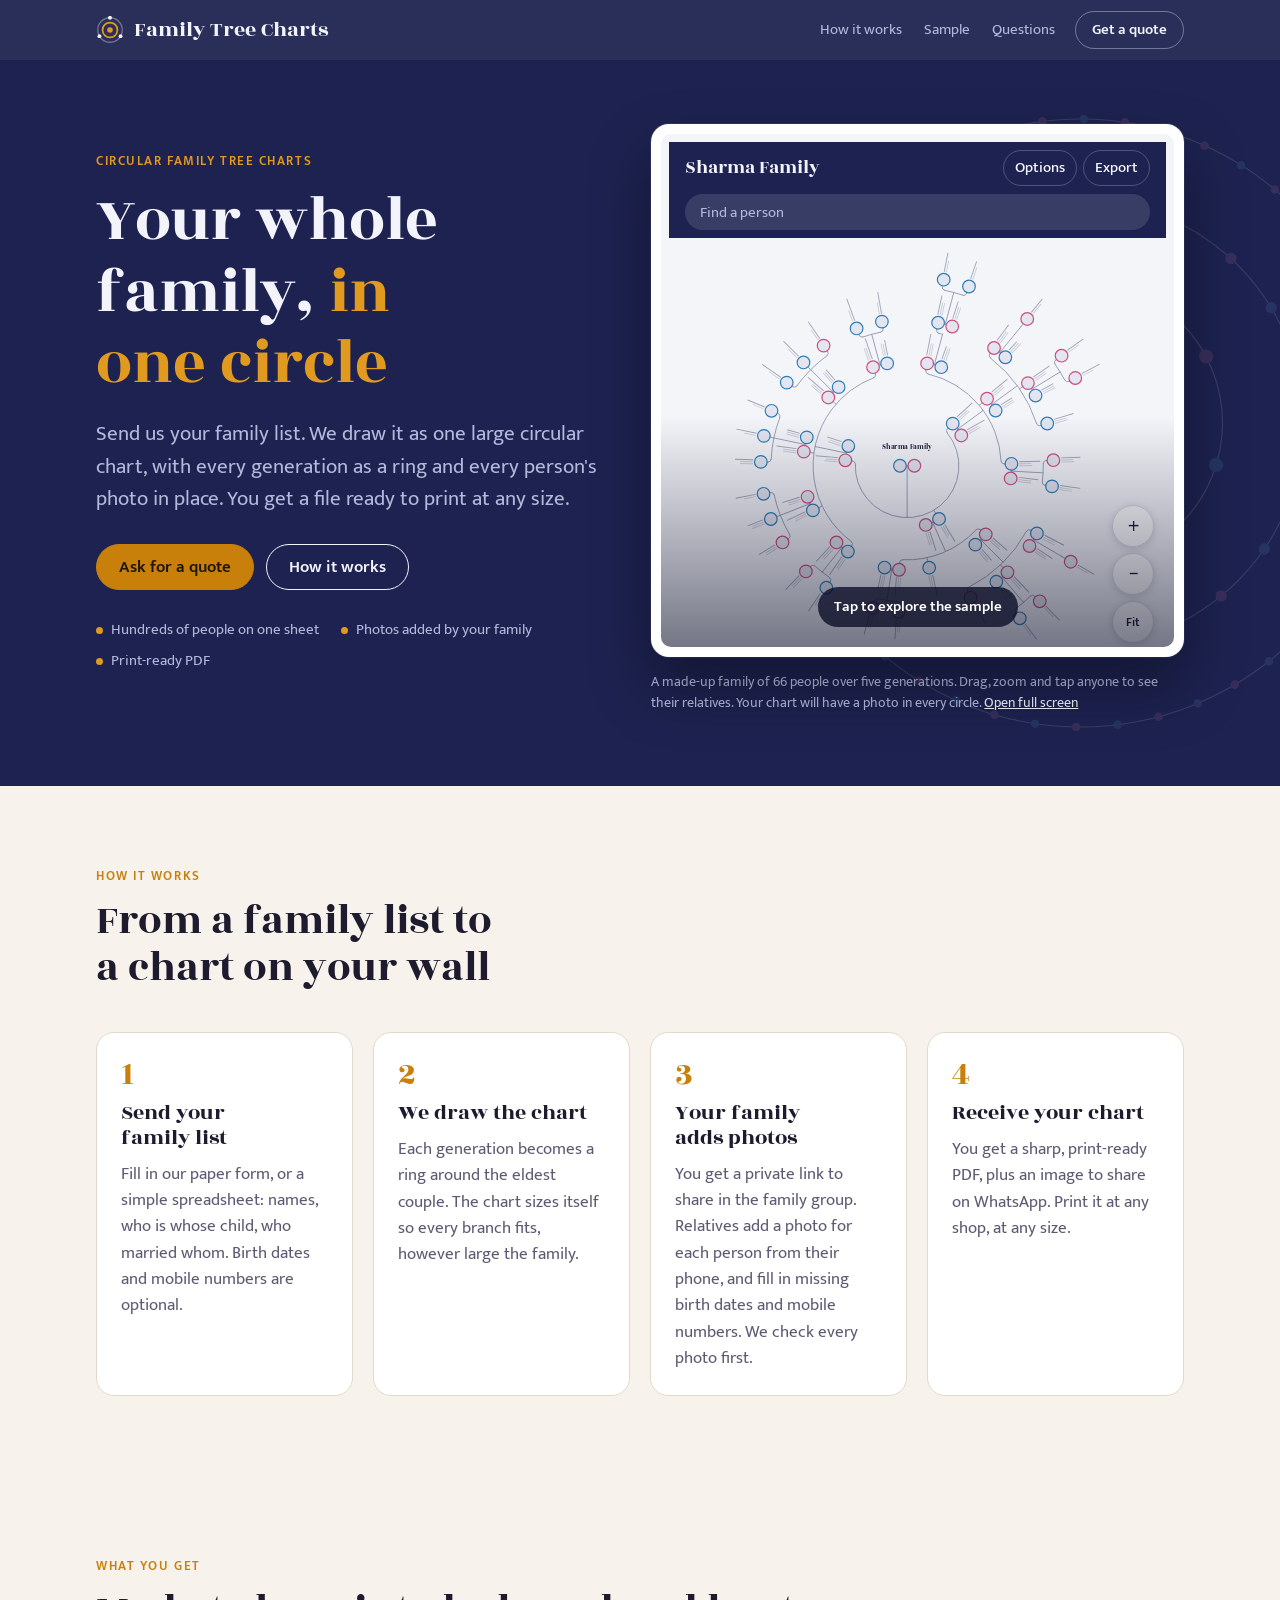
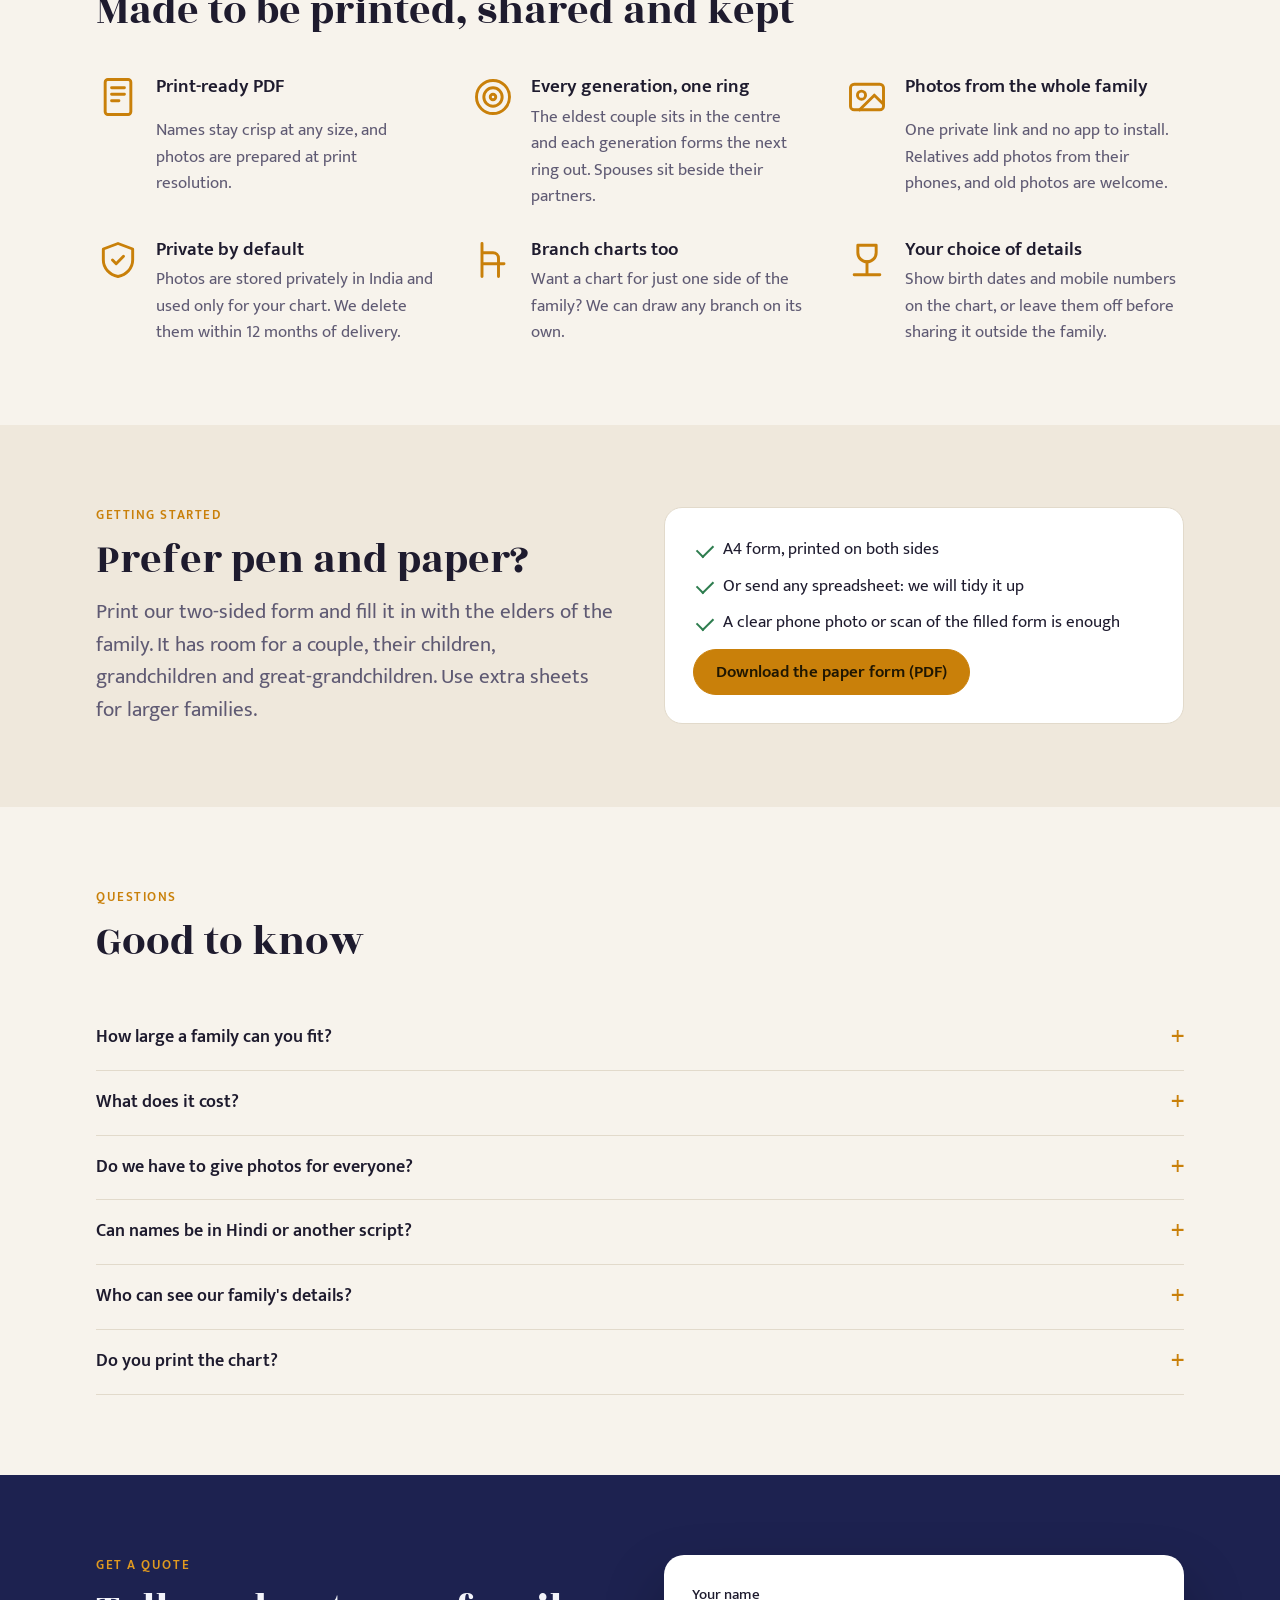
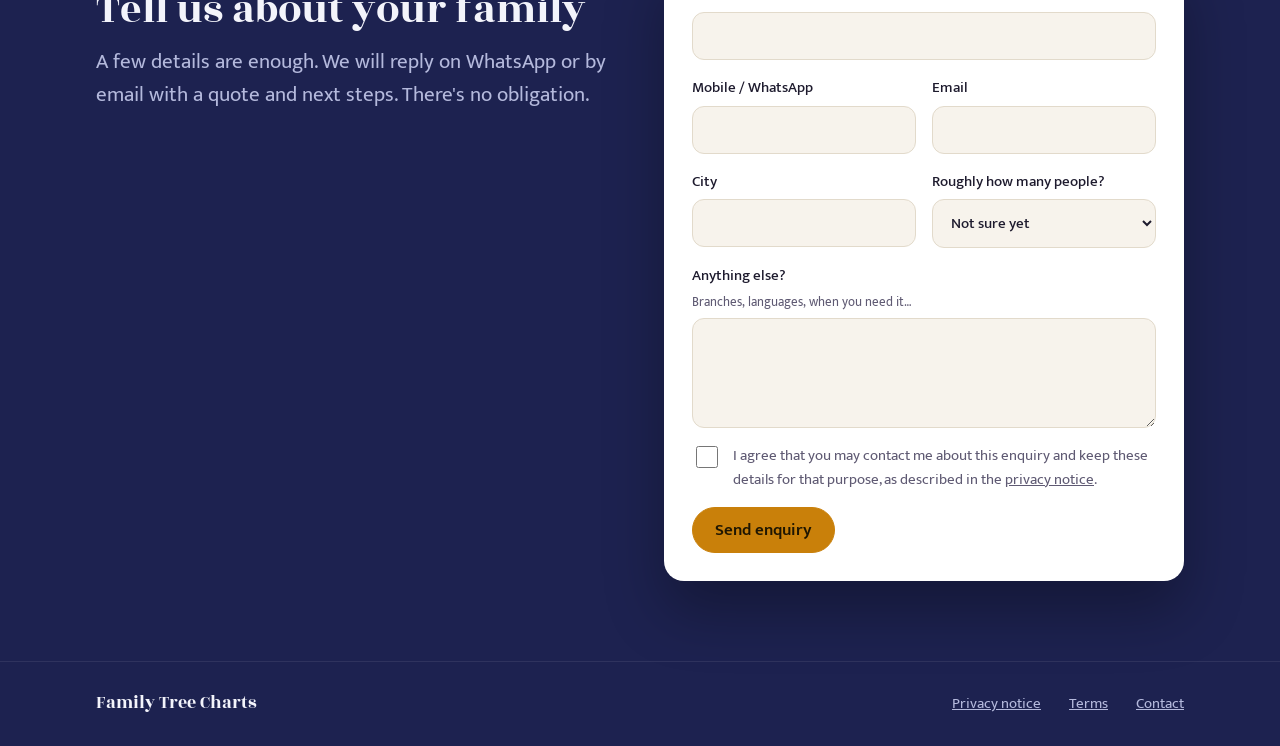
<file: index.html>
<!doctype html>
<html lang="en">
<meta charset="utf-8">
<meta name="viewport" content="width=device-width,initial-scale=1">
<meta name="robots" content="noindex, nofollow"><!-- unlisted until launch: remove from index.html, privacy.html, terms.html and tools/build_web.py (sample) -->
<title>Family Tree Charts · Your whole family in one circle</title>
<meta name="description" content="We turn your family list into a large circular family tree chart, with every generation as a ring and a photo for every person. Delivered as a print-ready PDF.">
<meta property="og:title" content="Family Tree Charts">
<meta property="og:description" content="Your whole family in one circle: a circular family tree chart with photos, ready to print.">
<link rel="icon" href="data:image/svg+xml,%3Csvg xmlns='http://www.w3.org/2000/svg' viewBox='0 0 32 32'%3E%3Ccircle cx='16' cy='16' r='14' fill='%231D2250'/%3E%3Ccircle cx='16' cy='16' r='9' fill='none' stroke='%23E09A1F' stroke-width='2'/%3E%3Ccircle cx='16' cy='16' r='3.5' fill='%23E09A1F'/%3E%3C/svg%3E">
<link rel="stylesheet" href="https://fonts.googleapis.com/css2?family=Mukta:wght@400;500;600&family=Rozha+One&display=swap">
<link rel="stylesheet" href="site.css">

<header class="top">
  <div class="wrap">
    <a class="logo" href="./">
      <svg viewBox="0 0 32 32" aria-hidden="true"><circle cx="16" cy="16" r="14" fill="none" stroke="currentColor" stroke-opacity=".35" stroke-width="1.5"/><circle cx="16" cy="16" r="8.5" fill="none" stroke="#E09A1F" stroke-width="2"/><circle cx="16" cy="16" r="3.2" fill="#E09A1F"/><circle cx="16" cy="2" r="2.2" fill="currentColor"/><circle cx="28.1" cy="23" r="2.2" fill="currentColor"/><circle cx="3.9" cy="23" r="2.2" fill="currentColor"/></svg>
      Family Tree Charts
    </a>
    <nav class="nav" aria-label="Sections">
      <a href="#how">How it works</a>
      <a href="sample.html" target="_blank" rel="noopener">Sample</a>
      <a href="#faq">Questions</a>
    </nav>
    <a class="btn small ghost" href="#enquire">Get a quote</a>
  </div>
</header>

<main>
  <section class="hero" style="padding:0">
    <svg class="rings" viewBox="-400 -400 800 800" aria-hidden="true" id="rings"></svg>
    <div class="wrap">
      <div>
        <p class="eyebrow" style="color:var(--accent-hi);margin-bottom:14px">Circular family tree charts</p>
        <h1>Your whole family, <em>in one circle</em></h1>
        <p class="lede">Send us your family list. We draw it as one large circular chart, with every generation as a ring and every person's photo in place. You get a file ready to print at any size.</p>
        <div class="acts">
          <a class="btn primary" href="#enquire">Ask for a quote</a>
          <a class="btn ghost" href="#how">How it works</a>
        </div>
        <ul class="facts">
          <li>Hundreds of people on one sheet</li>
          <li>Photos added by your family</li>
          <li>Print-ready PDF</li>
        </ul>
      </div>
      <figure class="sample" id="sample">
        <div class="frame">
          <iframe src="sample.html" title="Sample circular family tree for a made-up family" tabindex="-1"></iframe>
          <button class="cover" type="button" aria-label="Explore the sample chart"><span>Tap to explore the sample</span></button>
        </div>
        <figcaption>A made-up family of 66 people over five generations. Drag, zoom and tap anyone to see their relatives. Your chart will have a photo in every circle. <a href="sample.html" target="_blank" rel="noopener">Open full screen</a></figcaption>
      </figure>
    </div>
  </section>

  <section id="how">
    <div class="wrap">
      <div class="head">
        <p class="eyebrow">How it works</p>
        <h2>From a family list to a chart on your wall</h2>
      </div>
      <ol class="steps">
        <li><h3>Send your family list</h3><p>Fill in our paper form, or a simple spreadsheet: names, who is whose child, who married whom. Birth dates and mobile numbers are optional.</p></li>
        <li><h3>We draw the chart</h3><p>Each generation becomes a ring around the eldest couple. The chart sizes itself so every branch fits, however large the family.</p></li>
        <li><h3>Your family adds photos</h3><p>You get a private link to share in the family group. Relatives add a photo for each person from their phone, and fill in missing birth dates and mobile numbers. We check every photo first.</p></li>
        <li><h3>Receive your chart</h3><p>You get a sharp, print-ready PDF, plus an image to share on WhatsApp. Print it at any shop, at any size.</p></li>
      </ol>
    </div>
  </section>

  <section>
    <div class="wrap">
      <div class="head">
        <p class="eyebrow">What you get</p>
        <h2>Made to be printed, shared and kept</h2>
      </div>
      <div class="feats">
        <div class="feat">
          <svg viewBox="0 0 24 24" fill="none" stroke="currentColor" stroke-width="1.6" stroke-linecap="round" stroke-linejoin="round" aria-hidden="true"><rect x="5" y="2.5" width="14" height="19" rx="1.5"/><path d="M8.5 7h7M8.5 10.5h7M8.5 14h4"/></svg>
          <h3>Print-ready PDF</h3><p>Names stay crisp at any size, and photos are prepared at print resolution.</p>
        </div>
        <div class="feat">
          <svg viewBox="0 0 24 24" fill="none" stroke="currentColor" stroke-width="1.6" stroke-linecap="round" stroke-linejoin="round" aria-hidden="true"><circle cx="12" cy="12" r="9"/><circle cx="12" cy="12" r="5"/><circle cx="12" cy="12" r="1.5"/></svg>
          <h3>Every generation, one ring</h3><p>The eldest couple sits in the centre and each generation forms the next ring out. Spouses sit beside their partners.</p>
        </div>
        <div class="feat">
          <svg viewBox="0 0 24 24" fill="none" stroke="currentColor" stroke-width="1.6" stroke-linecap="round" stroke-linejoin="round" aria-hidden="true"><rect x="3" y="5" width="18" height="14" rx="2"/><circle cx="9" cy="11" r="2.2"/><path d="m21 16-5-5-8 8"/></svg>
          <h3>Photos from the whole family</h3><p>One private link and no app to install. Relatives add photos from their phones, and old photos are welcome.</p>
        </div>
        <div class="feat">
          <svg viewBox="0 0 24 24" fill="none" stroke="currentColor" stroke-width="1.6" stroke-linecap="round" stroke-linejoin="round" aria-hidden="true"><path d="M12 3 4 6v6c0 4.5 3.4 8 8 9 4.6-1 8-4.5 8-9V6l-8-3Z"/><path d="m9 12 2 2 4-4"/></svg>
          <h3>Private by default</h3><p>Photos are stored privately in India and used only for your chart. We delete them within 12 months of delivery.</p>
        </div>
        <div class="feat">
          <svg viewBox="0 0 24 24" fill="none" stroke="currentColor" stroke-width="1.6" stroke-linecap="round" stroke-linejoin="round" aria-hidden="true"><path d="M6 3v18M6 8h6a3 3 0 0 1 3 3v10M6 14h12"/></svg>
          <h3>Branch charts too</h3><p>Want a chart for just one side of the family? We can draw any branch on its own.</p>
        </div>
        <div class="feat">
          <svg viewBox="0 0 24 24" fill="none" stroke="currentColor" stroke-width="1.6" stroke-linecap="round" stroke-linejoin="round" aria-hidden="true"><path d="M7 4h10M7 4v4a5 5 0 0 0 10 0V4"/><path d="M5 20h14M12 13v7"/></svg>
          <h3>Your choice of details</h3><p>Show birth dates and mobile numbers on the chart, or leave them off before sharing it outside the family.</p>
        </div>
      </div>
    </div>
  </section>

  <section class="alt">
    <div class="wrap split">
      <div class="head" style="margin:0">
        <p class="eyebrow">Getting started</p>
        <h2>Prefer pen and paper?</h2>
        <p class="lede">Print our two-sided form and fill it in with the elders of the family. It has room for a couple, their children, grandchildren and great-grandchildren. Use extra sheets for larger families.</p>
      </div>
      <div class="paper">
        <ul class="check">
          <li>A4 form, printed on both sides</li>
          <li>Or send any spreadsheet: we will tidy it up</li>
          <li>A clear phone photo or scan of the filled form is enough</li>
        </ul>
        <div><a class="btn primary" href="data/family-tree-form.pdf" download>Download the paper form (PDF)</a></div>
      </div>
    </div>
  </section>

  <section id="faq">
    <div class="wrap">
      <div class="head"><p class="eyebrow">Questions</p><h2>Good to know</h2></div>
      <details><summary>How large a family can you fit?</summary><p>Hundreds of people. The chart works out its own size so every branch fits. For very large families we suggest a bigger sheet, such as A1 or A0, or separate charts for each branch so names stay easy to read.</p></details>
      <details><summary>What does it cost?</summary><p>It depends mostly on the size of the family and how many branch charts you would like. Send an enquiry with a rough number of people and we will send you a quote.</p></details>
      <details><summary>Do we have to give photos for everyone?</summary><p>No. Anyone without a photo appears with their initials in a coloured circle: blue for men, pink for women. You can add photos later and we will update the chart.</p></details>
      <details><summary>Can names be in Hindi or another script?</summary><p>Yes. Tell us when you enquire, and we will confirm how your chart will look before you order.</p></details>
      <details><summary>Who can see our family's details?</summary><p>Only us, and the family members you share your private photo link with. That link shows the names, birth dates and mobile numbers on your list so relatives can fill in and correct them, so please share it only within the family. It never shows the photos others have sent, and it stops working when you ask or when it expires. Read our <a href="privacy.html">privacy notice</a> for the details.</p></details>
      <details><summary>Do you print the chart?</summary><p>We deliver a print-ready PDF that any print shop can print, at the size you choose. Ask us if you would like help with printing.</p></details>
    </div>
  </section>

  <section class="enquire" id="enquire">
    <div class="wrap split" style="align-items:start">
      <div class="head" style="margin:0">
        <p class="eyebrow" style="color:var(--accent-hi)">Get a quote</p>
        <h2>Tell us about your family</h2>
        <p class="lede">A few details are enough. We will reply on WhatsApp or by email with a quote and next steps. There's no obligation.</p>
      </div>

      <form class="form" id="form" novalidate>
        <label class="f wide">Your name<input class="field" id="eName" autocomplete="name" maxlength="120" required></label>
        <label class="f">Mobile / WhatsApp<input class="field" id="ePhone" type="tel" autocomplete="tel" inputmode="tel" maxlength="30"></label>
        <label class="f">Email<input class="field" id="eEmail" type="email" autocomplete="email" maxlength="200"></label>
        <label class="f">City<input class="field" id="eCity" autocomplete="address-level2" maxlength="80"></label>
        <label class="f">Roughly how many people?
          <select class="field" id="eSize">
            <option value="unsure">Not sure yet</option>
            <option value="under-50">Under 50</option>
            <option value="50-150">50 to 150</option>
            <option value="150-300">150 to 300</option>
            <option value="300-plus">More than 300</option>
          </select>
        </label>
        <label class="f wide">Anything else? <small>Branches, languages, when you need it…</small><textarea class="field" id="eMsg" maxlength="4000"></textarea></label>
        <label class="hp" aria-hidden="true">Leave this empty<input id="eWebsite" tabindex="-1" autocomplete="off"></label>
        <label class="agree wide"><input type="checkbox" id="eAgree"><span>I agree that you may contact me about this enquiry and keep these details for that purpose, as described in the <a href="privacy.html">privacy notice</a>.</span></label>
        <p class="msg" id="eMsgOut" role="alert" hidden></p>
        <div class="wide"><button class="btn primary" type="submit" id="eSend">Send enquiry</button></div>
      </form>

      <div class="done" id="done" hidden>
        <h3>Thank you!</h3>
        <p>We have your enquiry and will be in touch soon.</p>
        <p class="lede" style="font-size:16px">While you wait, you can <a href="data/family-tree-form.pdf" download>download the paper form</a> and start filling it in.</p>
      </div>
    </div>
  </section>
</main>

<footer>
  <div class="wrap">
    <span class="logo">Family Tree Charts</span>
    <a href="privacy.html">Privacy notice</a>
    <a href="terms.html">Terms</a>
    <a href="#enquire">Contact</a>
  </div>
</footer>

<script type="module">
import { SUPABASE_URL, SUPABASE_KEY } from './config.js';
const $ = id => document.getElementById(id);

/* decorative rings behind the hero, echoing the chart */
(() => {
  const svg = $('rings'), NS = 'http://www.w3.org/2000/svg'; let h = '';
  [70, 150, 235, 320].forEach((r, i) => {
    h += '<circle r="' + r + '" fill="none" stroke="#fff" stroke-width="1.2"/>';
    const n = [2, 8, 22, 46][i];
    for (let k = 0; k < n; k++){ const a = k / n * Math.PI * 2 + i * .3; h += '<circle cx="' + (r * Math.cos(a)).toFixed(1) + '" cy="' + (r * Math.sin(a)).toFixed(1) + '" r="' + (i ? 9 - i * 1.5 : 16) + '" fill="' + (k % 2 ? '#F083A9' : '#62B2E8') + '"/>'; }
  });
  svg.innerHTML = h;
})();

/* chart frames: the canvas grabs drag and pinch, so it stays covered until someone asks to explore */
for (const f of document.querySelectorAll('.frame')) f.querySelector('.cover').onclick = () => { f.classList.add('live'); f.querySelector('iframe').tabIndex = 0; f.querySelector('iframe').focus(); };

/* enquiry */
const opened = Date.now();
function say(text, err){ const m = $('eMsgOut'); m.textContent = text; m.className = 'msg' + (err ? ' err' : ''); m.hidden = !text; }
$('form').onsubmit = async e => {
  e.preventDefault(); say('');
  const v = id => $(id).value.trim();
  if (!v('eName')) { say('Please tell us your name.', true); $('eName').focus(); return; }
  if (!v('ePhone') && !v('eEmail')) { say('Please give a mobile number or an email so we can reply.', true); $('ePhone').focus(); return; }
  if (v('eEmail') && !$('eEmail').checkValidity()) { say('That email address does not look right.', true); $('eEmail').focus(); return; }
  if (!$('eAgree').checked) { say('Please tick the box so we may contact you.', true); return; }
  if (v('eWebsite') || Date.now() - opened < 3000) { $('form').hidden = true; $('done').hidden = false; return; } // bots: pretend all went well
  $('eSend').disabled = true; $('eSend').textContent = 'Sending…';
  try {
    const res = await fetch(SUPABASE_URL + '/rest/v1/enquiries', {
      method: 'POST', headers: { apikey: SUPABASE_KEY, 'Content-Type': 'application/json', Prefer: 'return=minimal' },
      body: JSON.stringify({ name: v('eName'), phone: v('ePhone') || null, email: v('eEmail') || null, city: v('eCity') || null, family_size: $('eSize').value, message: v('eMsg') || null })
    });
    if (!res.ok){ const j = await res.json().catch(() => ({})); throw new Error(/Too many/.test(j.message || '') ? j.message : 'Your enquiry could not be sent. Please try again in a moment.'); }
    $('form').hidden = true; $('done').hidden = false; $('done').scrollIntoView({ block: 'center' });
  } catch (err){ say(err.message || 'Something went wrong. Please try again.', true); }
  $('eSend').disabled = false; $('eSend').textContent = 'Send enquiry';
};
</script>
</html>
</file>
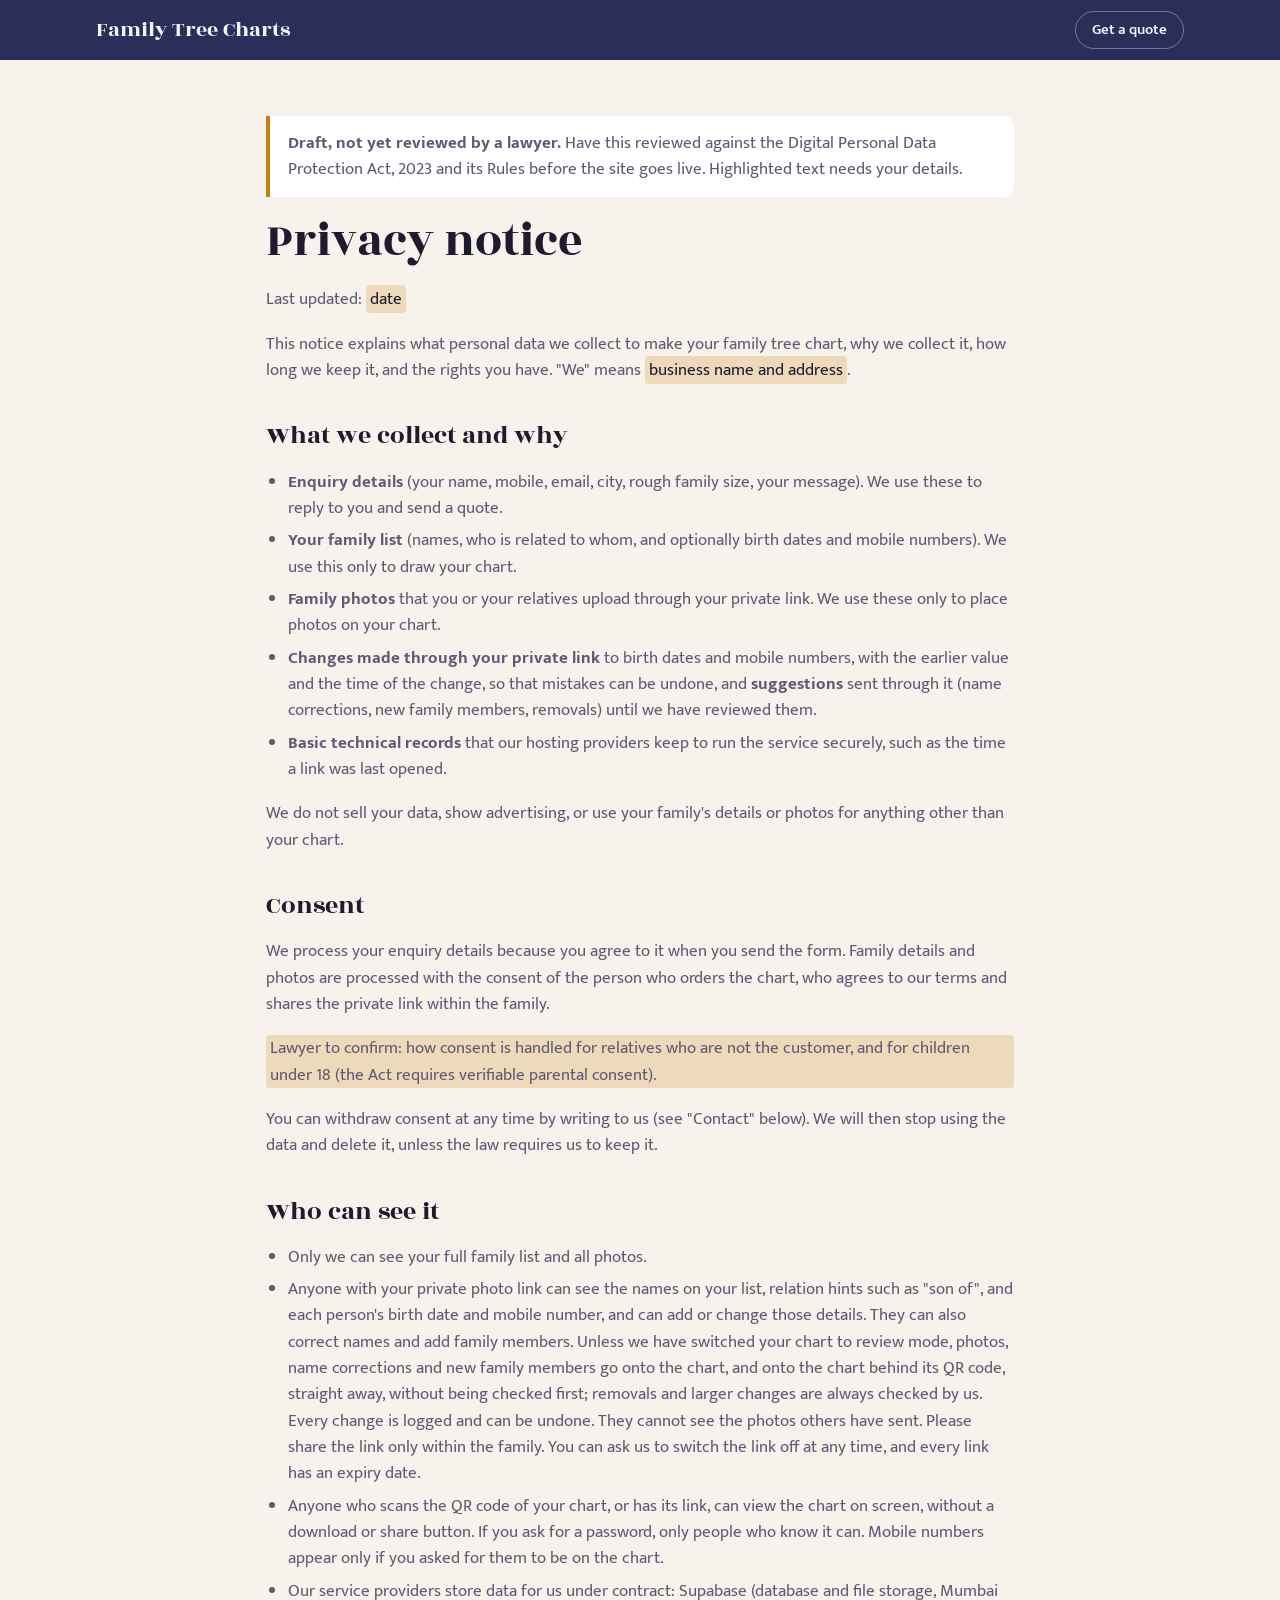
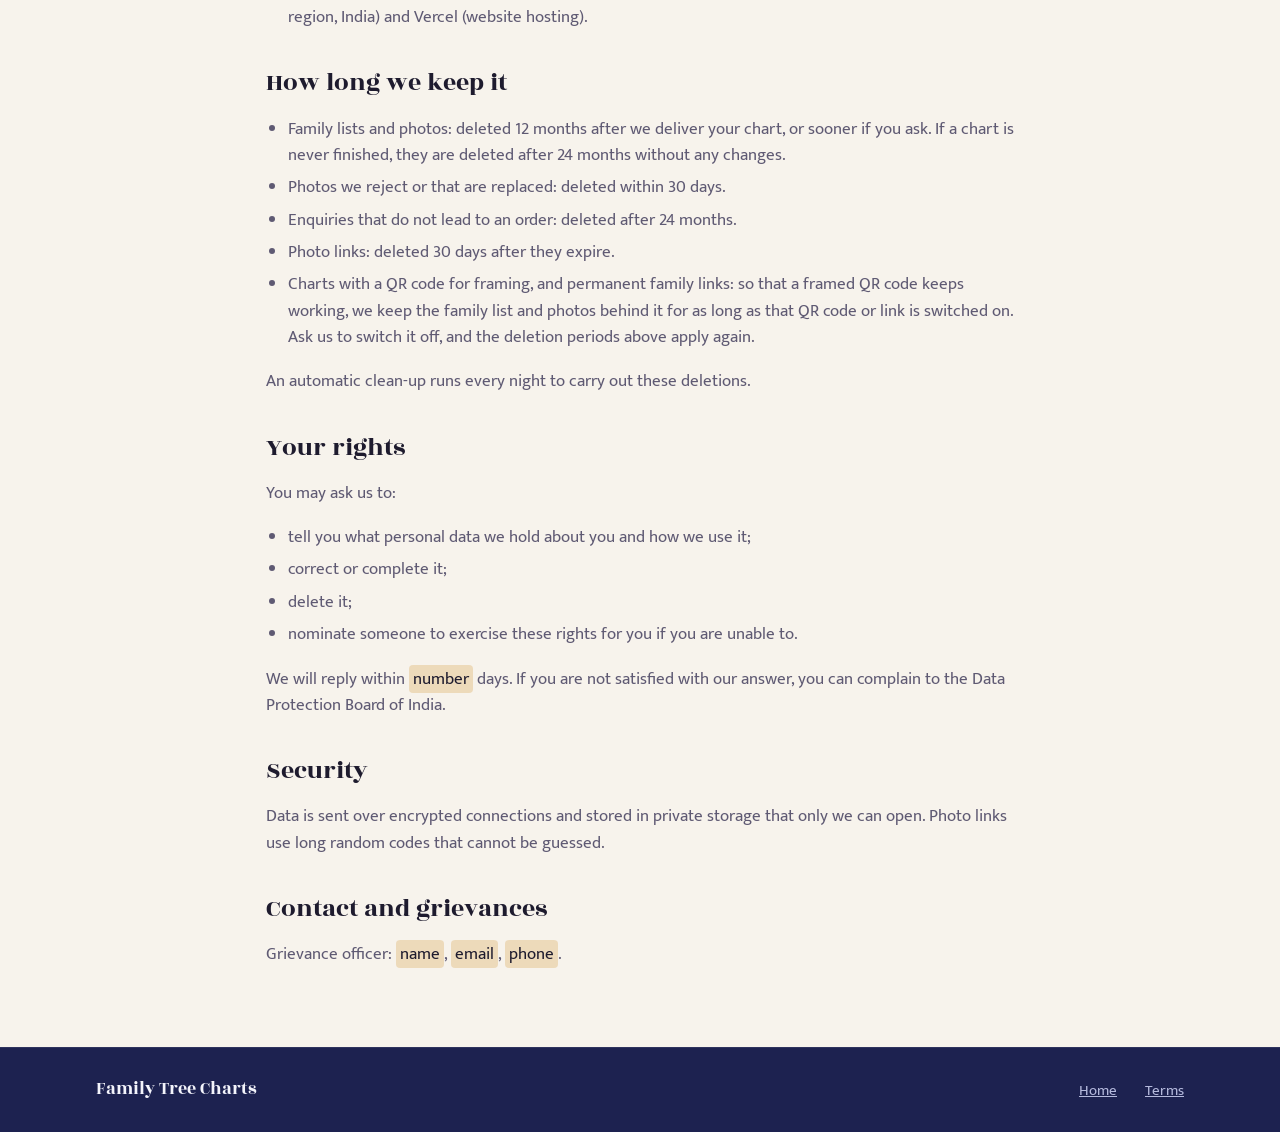
<file: privacy.html>
<!doctype html>
<html lang="en">
<meta charset="utf-8">
<meta name="viewport" content="width=device-width,initial-scale=1">
<meta name="robots" content="noindex, nofollow"><!-- unlisted until launch: remove from index.html, privacy.html, terms.html and tools/build_web.py (sample) -->
<title>Privacy notice · Family Tree Charts</title>
<link rel="stylesheet" href="https://fonts.googleapis.com/css2?family=Mukta:wght@400;500;600&family=Rozha+One&display=swap">
<link rel="stylesheet" href="site.css">

<header class="top"><div class="wrap"><a class="logo" href="./">Family Tree Charts</a><a class="btn small ghost" href="./#enquire">Get a quote</a></div></header>

<main class="legal">
  <div class="wrap">
    <p class="note"><b>Draft, not yet reviewed by a lawyer.</b> Have this reviewed against the Digital Personal Data Protection Act, 2023 and its Rules before the site goes live. Highlighted text needs your details.</p>
    <h1>Privacy notice</h1>
    <p>Last updated: <span class="todo">date</span></p>
    <p>This notice explains what personal data we collect to make your family tree chart, why we collect it, how long we keep it, and the rights you have. "We" means <span class="todo">business name and address</span>.</p>

    <h2>What we collect and why</h2>
    <ul>
      <li><b>Enquiry details</b> (your name, mobile, email, city, rough family size, your message). We use these to reply to you and send a quote.</li>
      <li><b>Your family list</b> (names, who is related to whom, and optionally birth dates and mobile numbers). We use this only to draw your chart.</li>
      <li><b>Family photos</b> that you or your relatives upload through your private link. We use these only to place photos on your chart.</li>
      <li><b>Changes made through your private link</b> to birth dates and mobile numbers, with the earlier value and the time of the change, so that mistakes can be undone, and <b>suggestions</b> sent through it (name corrections, new family members, removals) until we have reviewed them.</li>
      <li><b>Basic technical records</b> that our hosting providers keep to run the service securely, such as the time a link was last opened.</li>
    </ul>
    <p>We do not sell your data, show advertising, or use your family's details or photos for anything other than your chart.</p>

    <h2>Consent</h2>
    <p>We process your enquiry details because you agree to it when you send the form. Family details and photos are processed with the consent of the person who orders the chart, who agrees to our terms and shares the private link within the family.</p>
    <p class="todo">Lawyer to confirm: how consent is handled for relatives who are not the customer, and for children under 18 (the Act requires verifiable parental consent).</p>
    <p>You can withdraw consent at any time by writing to us (see "Contact" below). We will then stop using the data and delete it, unless the law requires us to keep it.</p>

    <h2>Who can see it</h2>
    <ul>
      <li>Only we can see your full family list and all photos.</li>
      <li>Anyone with your private photo link can see the names on your list, relation hints such as "son of", and each person's birth date and mobile number, and can add or change those details. They can also correct names and add family members. Unless we have switched your chart to review mode, photos, name corrections and new family members go onto the chart, and onto the chart behind its QR code, straight away, without being checked first; removals and larger changes are always checked by us. Every change is logged and can be undone. They cannot see the photos others have sent. Please share the link only within the family. You can ask us to switch the link off at any time, and every link has an expiry date.</li>
      <li>Anyone who scans the QR code of your chart, or has its link, can view the chart on screen, without a download or share button. If you ask for a password, only people who know it can. Mobile numbers appear only if you asked for them to be on the chart.</li>
      <li>Our service providers store data for us under contract: Supabase (database and file storage, Mumbai region, India) and Vercel (website hosting).</li>
    </ul>

    <h2>How long we keep it</h2>
    <ul>
      <li>Family lists and photos: deleted 12 months after we deliver your chart, or sooner if you ask. If a chart is never finished, they are deleted after 24 months without any changes.</li>
      <li>Photos we reject or that are replaced: deleted within 30 days.</li>
      <li>Enquiries that do not lead to an order: deleted after 24 months.</li>
      <li>Photo links: deleted 30 days after they expire.</li>
      <li>Charts with a QR code for framing, and permanent family links: so that a framed QR code keeps working, we keep the family list and photos behind it for as long as that QR code or link is switched on. Ask us to switch it off, and the deletion periods above apply again.</li>
    </ul>
    <p>An automatic clean-up runs every night to carry out these deletions.</p>

    <h2>Your rights</h2>
    <p>You may ask us to:</p>
    <ul>
      <li>tell you what personal data we hold about you and how we use it;</li>
      <li>correct or complete it;</li>
      <li>delete it;</li>
      <li>nominate someone to exercise these rights for you if you are unable to.</li>
    </ul>
    <p>We will reply within <span class="todo">number</span> days. If you are not satisfied with our answer, you can complain to the Data Protection Board of India.</p>

    <h2>Security</h2>
    <p>Data is sent over encrypted connections and stored in private storage that only we can open. Photo links use long random codes that cannot be guessed.</p>

    <h2>Contact and grievances</h2>
    <p>Grievance officer: <span class="todo">name</span>, <span class="todo">email</span>, <span class="todo">phone</span>.</p>
  </div>
</main>

<footer><div class="wrap"><span class="logo">Family Tree Charts</span><a href="./">Home</a><a href="terms.html">Terms</a></div></footer>
</html>
</file>
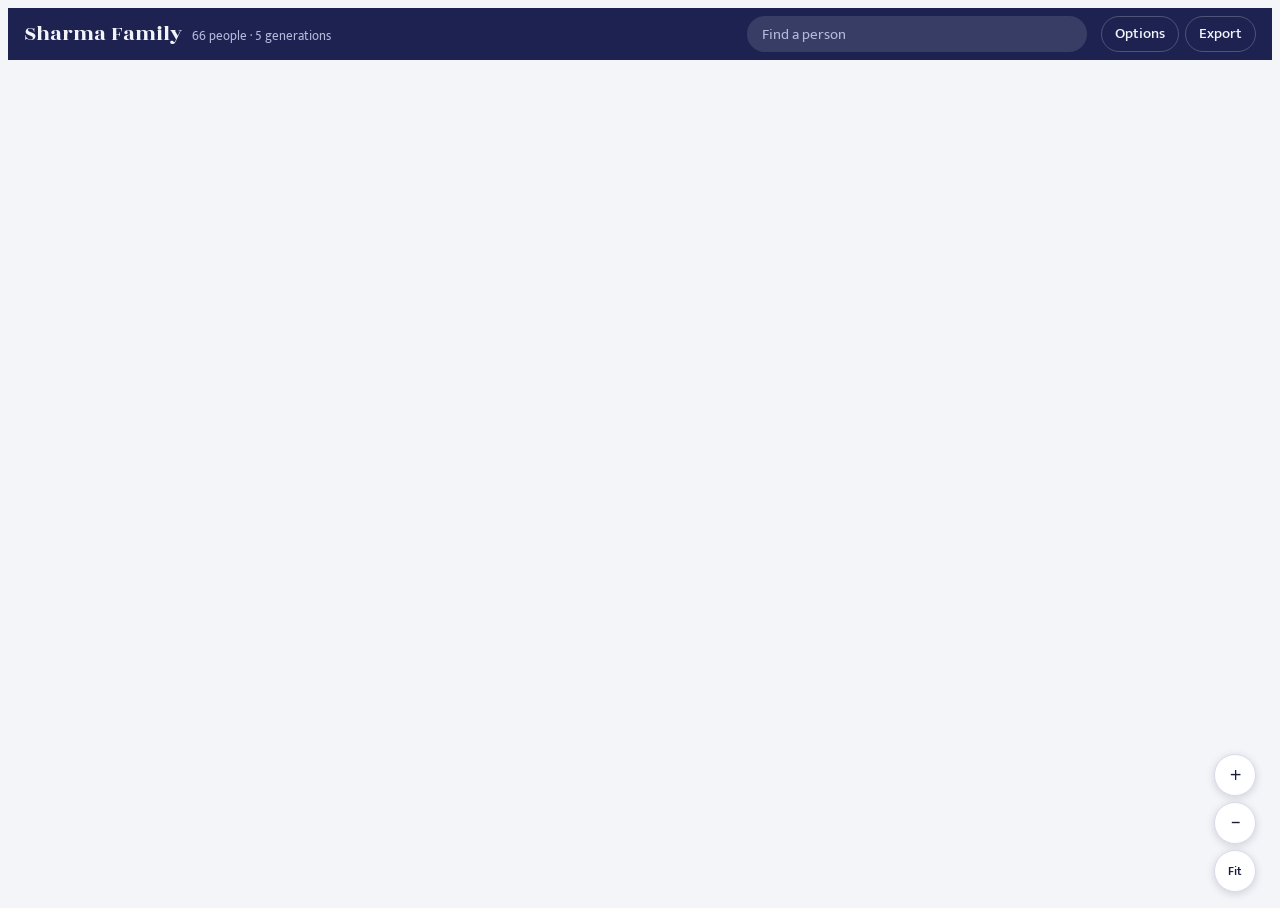
<file: sample.html>
<!doctype html>
<meta charset="utf-8">
<meta name="viewport" content="width=device-width,initial-scale=1">
<meta name="robots" content="noindex">
<title>Sample family tree</title>
<link rel="stylesheet" href="https://fonts.googleapis.com/css2?family=Arimo:wght@400;700&family=Mukta:wght@400;500;600&family=Rozha+One&display=swap">
<style>
/* Layout: one full-screen chart surface; a slim bar on top, a drawer (side on desktop, bottom sheet on phone) for everything else. */
:root{
  --paper:#F4F5F9; --surface:#FFFFFF; --ink:#191D3A; --sub:#5A6082; --line:#9097B4; --rule:#D9DCE8;
  --male:#2C7DB6; --female:#CF4C7C; --accent:#D98E0B; --accent-ink:#1F1602; --chrome:#1D2250; --chrome-ink:#F3F4FB; --chrome-sub:#B4B9DC;
  --warn:#B4500F; --blank:#E3E6F0;
  --ui:"Mukta","Segoe UI",system-ui,sans-serif; --display:"Rozha One","Georgia",serif; --chart:"Arimo","Liberation Sans",Arial,Helvetica,sans-serif;
}
@media (prefers-color-scheme: dark){ :root:not([data-theme="light"]){
  --paper:#12152B; --surface:#1B1F40; --ink:#ECEEF9; --sub:#A4AACB; --line:#5C628C; --rule:#2F3460;
  --male:#62B2E8; --female:#F083A9; --accent:#F0B03A; --accent-ink:#1F1602; --chrome:#0C0E20; --chrome-ink:#F3F4FB; --chrome-sub:#A4AACB;
  --warn:#F0A060; --blank:#2A2F58; color-scheme:dark } }
:root[data-theme="dark"]{
  --paper:#12152B; --surface:#1B1F40; --ink:#ECEEF9; --sub:#A4AACB; --line:#5C628C; --rule:#2F3460;
  --male:#62B2E8; --female:#F083A9; --accent:#F0B03A; --accent-ink:#1F1602; --chrome:#0C0E20; --chrome-ink:#F3F4FB; --chrome-sub:#A4AACB;
  --warn:#F0A060; --blank:#2A2F58; color-scheme:dark }
html,body{height:100%}
body{background:var(--paper);color:var(--ink);font-family:var(--ui);font-size:15px;line-height:1.35;overflow:hidden}
*{box-sizing:border-box}
button,input,select{font:inherit;color:inherit}
#app{height:100%;display:flex;flex-direction:column}
.bar{background:var(--chrome);color:var(--chrome-ink);display:flex;flex-wrap:wrap;align-items:center;gap:8px 14px;padding-block:8px;padding-inline:16px}
.brand{display:flex;align-items:baseline;gap:10px;min-width:0;margin-right:auto}
.brand-name{font-family:var(--display);font-size:22px;line-height:1.1;white-space:nowrap;overflow:hidden;text-overflow:ellipsis}
.brand-meta{color:var(--chrome-sub);font-size:13px;white-space:nowrap}
.search{position:relative;flex:1 1 220px;max-width:340px;min-width:0}
.search input{width:100%;height:36px;border-radius:18px;border:1px solid transparent;background:rgba(255,255,255,.12);color:var(--chrome-ink);padding:0 14px;outline:none}
.search input::placeholder{color:var(--chrome-sub)}
.search input:focus-visible{border-color:var(--accent)}
#qres{position:absolute;z-index:30;left:0;right:0;top:40px;margin:0;padding:4px;list-style:none;background:var(--surface);color:var(--ink);border:1px solid var(--rule);border-radius:10px;box-shadow:0 10px 30px rgba(0,0,0,.25);max-height:50vh;overflow:auto}
#qres li{padding:7px 10px;border-radius:7px;cursor:pointer;display:flex;justify-content:space-between;gap:10px}
#qres li small{color:var(--sub);white-space:nowrap}
#qres li[aria-selected="true"],#qres li:hover{background:var(--blank)}
.tools{display:flex;gap:6px}
.tb{height:36px;padding:0 13px;border-radius:18px;border:1px solid rgba(255,255,255,.22);background:transparent;color:var(--chrome-ink);cursor:pointer;font-weight:500;white-space:nowrap}
.tb:hover{background:rgba(255,255,255,.1)}
.tb[aria-pressed="true"]{background:var(--accent);border-color:var(--accent);color:var(--accent-ink)}
.tb .dot{display:inline-block;min-width:18px;padding:0 5px;margin-left:6px;border-radius:9px;background:var(--accent);color:var(--accent-ink);font-size:12px;line-height:18px;text-align:center}
.tb[aria-pressed="true"] .dot{background:var(--accent-ink);color:var(--accent)}
:focus-visible{outline:2px solid var(--accent);outline-offset:2px}
#stage{position:relative;flex:1 1 auto;min-height:0;overflow:hidden}
#cv{position:absolute;inset:0;width:100%;height:100%;display:block;touch-action:none;cursor:grab}
#cv.drag{cursor:grabbing}
.zoom{position:absolute;right:16px;bottom:16px;display:flex;flex-direction:column;gap:6px;z-index:5}
.zb{width:42px;height:42px;border-radius:21px;border:1px solid var(--rule);background:var(--surface);color:var(--ink);font-size:20px;line-height:1;cursor:pointer;box-shadow:0 2px 8px rgba(10,12,40,.15)}
.zb.fit{font-size:12px;font-weight:600}
#crumb{position:absolute;left:16px;top:12px;z-index:5;display:flex;align-items:center;gap:10px;flex-wrap:wrap;max-width:calc(100% - 32px);background:var(--surface);border:1px solid var(--rule);border-radius:12px;padding:6px 8px 6px 12px;box-shadow:0 2px 8px rgba(10,12,40,.15)}
#toast{position:absolute;left:50%;bottom:18px;transform:translateX(-50%);z-index:20;background:var(--chrome);color:var(--chrome-ink);padding:9px 16px;border-radius:20px;max-width:calc(100% - 32px);text-align:center;box-shadow:0 6px 20px rgba(0,0,0,.3)}
.btn{height:36px;padding:0 14px;border-radius:9px;border:1px solid var(--rule);background:var(--surface);color:var(--ink);cursor:pointer;font-weight:500}
.btn:hover{border-color:var(--line)}
.btn.primary{background:var(--accent);border-color:var(--accent);color:var(--accent-ink);font-weight:600}
.btn.small{height:30px;padding:0 10px;font-size:14px}
.btn[disabled]{opacity:.5;cursor:default}
#panel{position:absolute;z-index:10;top:0;right:0;bottom:0;width:min(370px,100%);background:var(--surface);border-left:1px solid var(--rule);display:flex;flex-direction:column;box-shadow:-8px 0 30px rgba(10,12,40,.12)}
.ph{display:flex;align-items:center;justify-content:space-between;gap:10px;padding:12px 16px;border-bottom:1px solid var(--rule)}
.ph h2{margin:0;font-family:var(--display);font-weight:400;font-size:20px;text-wrap:balance}
#panelBody{padding:14px 16px 24px;overflow:auto;min-height:0;display:flex;flex-direction:column;gap:16px}
.sec{display:flex;flex-direction:column;gap:8px}
.sec h3{margin:0;font-size:12px;letter-spacing:.08em;text-transform:uppercase;color:var(--sub);font-weight:600}
.row{display:flex;align-items:center;justify-content:space-between;gap:12px}
.row label{flex:1;min-width:0}
.hint{color:var(--sub);font-size:13.5px;margin:0}
.field{width:100%;height:36px;border-radius:9px;border:1px solid var(--rule);background:var(--paper);padding:0 10px}
select.field{padding:0 6px}
input[type=checkbox].sw{appearance:none;width:42px;height:24px;border-radius:12px;background:var(--line);position:relative;cursor:pointer;flex:none;transition:background .15s}
input[type=checkbox].sw::after{content:"";position:absolute;top:3px;left:3px;width:18px;height:18px;border-radius:50%;background:var(--surface);transition:transform .15s}
input[type=checkbox].sw:checked{background:var(--accent)}
input[type=checkbox].sw:checked::after{transform:translateX(18px)}
.who{display:flex;gap:14px;align-items:center}
.who canvas{width:84px;height:84px;flex:none}
.who .nm{font-weight:600;font-size:17px;line-height:1.2;overflow-wrap:anywhere}
.kv{display:grid;grid-template-columns:auto 1fr;gap:4px 14px;margin:0}
.kv dt{color:var(--sub)} .kv dd{margin:0;overflow-wrap:anywhere;font-variant-numeric:tabular-nums}
.chips{display:flex;flex-wrap:wrap;gap:6px}
.chip{border:1px solid var(--rule);background:var(--paper);border-radius:15px;padding:3px 11px;cursor:pointer;text-align:left}
.chip:hover{border-color:var(--accent)}
.chip i{font-style:normal;display:inline-block;width:8px;height:8px;border-radius:50%;margin-right:6px;background:var(--line)}
.chip i.M{background:var(--male)} .chip i.F{background:var(--female)}
.issues{margin:0;padding:0;list-style:none;display:flex;flex-direction:column;gap:6px}
.issues li{border-left:3px solid var(--warn);padding:2px 0 2px 10px}
.issues button{border:0;background:none;color:var(--accent);padding:0;cursor:pointer;text-decoration:underline}
table.cols{border-collapse:collapse;width:100%;font-size:13.5px}
table.cols td{border-top:1px solid var(--rule);padding:4px 6px 4px 0;vertical-align:top}
table.cols td:first-child{font-family:ui-monospace,Menlo,Consolas,monospace;white-space:nowrap}
.acts{display:flex;flex-wrap:wrap;gap:8px}
@media (max-width:640px){
  .bar{padding-block:8px}
  .brand-meta{display:none}
  .brand-name{font-size:19px}
  .search{order:3;flex-basis:100%;max-width:none}
  .tb{padding:0 11px}
  #panel{top:auto;left:0;width:100%;max-height:68%;border-left:0;border-top:1px solid var(--rule);border-radius:16px 16px 0 0;box-shadow:0 -8px 30px rgba(10,12,40,.2);padding-bottom:env(safe-area-inset-bottom,0px)}
  .zoom{bottom:12px;right:12px}
}
@media (prefers-reduced-motion:reduce){ *{transition:none!important} }
[hidden]{display:none!important}
</style>
<div id="app">
  <header class="bar">
    <div class="brand"><span class="brand-name" id="brandName">Family Tree</span><span class="brand-meta" id="brandMeta"></span></div>
    <div class="search" role="search">
      <input id="q" type="search" placeholder="Find a person" autocomplete="off" aria-label="Find a person by name" aria-controls="qres">
      <ul id="qres" role="listbox" hidden></ul>
    </div>
    <nav class="tools" aria-label="Chart tools">
      <button class="tb" id="bOptions" aria-pressed="false">Options</button>
      <button class="tb" id="bData" aria-pressed="false">Data<span class="dot" id="issueDot" hidden></span></button>
      <button class="tb" id="bExport" aria-pressed="false">Export</button>
    </nav>
  </header>
  <main id="stage">
    <canvas id="cv" tabindex="0" aria-label="Circular family tree. Drag to move, pinch or scroll to zoom, tap a person for details."></canvas>
    <div id="crumb" hidden><span id="crumbText"></span><button class="btn small" id="crumbBack">Whole family</button></div>
    <div class="zoom">
      <button class="zb" id="zIn" aria-label="Zoom in">+</button>
      <button class="zb" id="zOut" aria-label="Zoom out">&minus;</button>
      <button class="zb fit" id="zFit" aria-label="Fit the whole chart">Fit</button>
    </div>
    <aside id="panel" hidden aria-labelledby="panelTitle">
      <div class="ph"><h2 id="panelTitle"></h2><button class="btn small" id="panelClose">Close</button></div>
      <div id="panelBody"></div>
    </aside>
    <div id="toast" role="status" hidden></div>
  </main>
</div>
<input type="file" id="fSheet" accept=".xlsx,.csv,text/csv,application/vnd.openxmlformats-officedocument.spreadsheetml.sheet" hidden>
<input type="file" id="fPhotos" accept="image/*" multiple hidden>
<script type="module" src="js/sample-boot.js"></script>
</file>
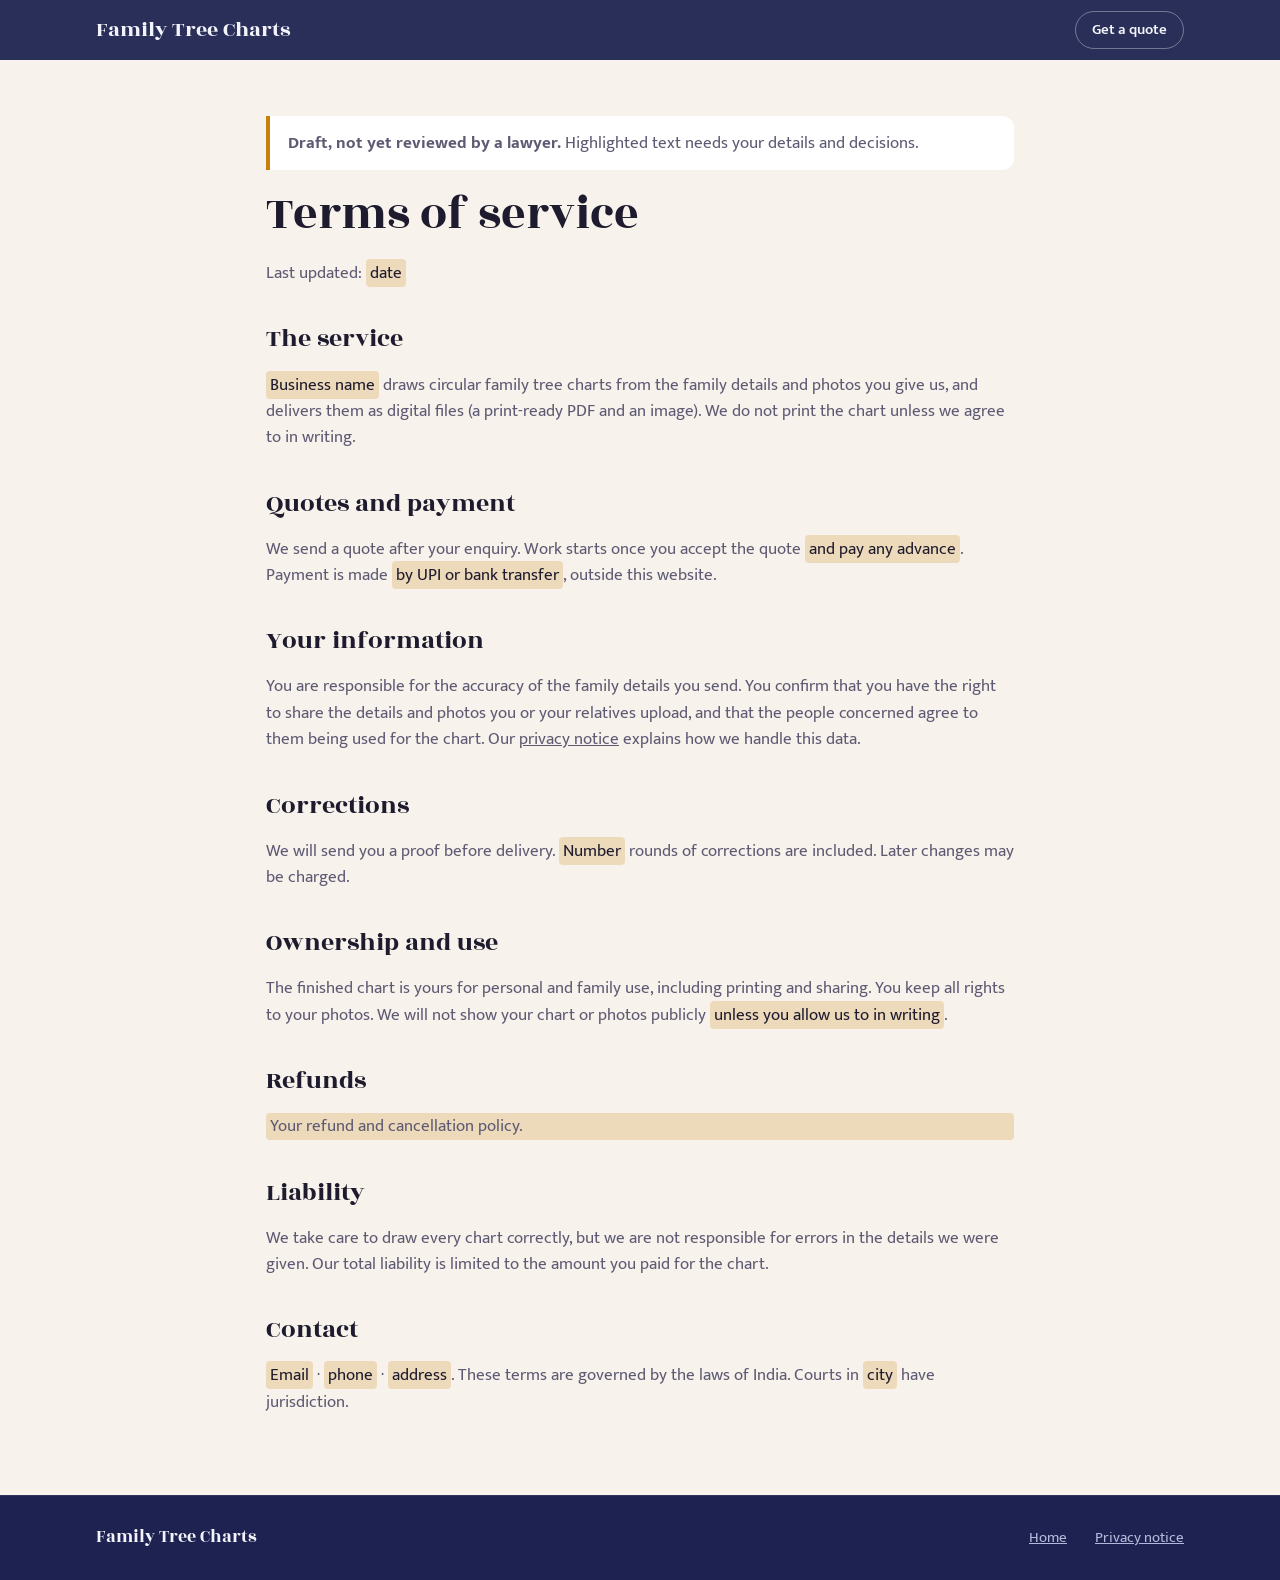
<file: terms.html>
<!doctype html>
<html lang="en">
<meta charset="utf-8">
<meta name="viewport" content="width=device-width,initial-scale=1">
<meta name="robots" content="noindex, nofollow"><!-- unlisted until launch: remove from index.html, privacy.html, terms.html and tools/build_web.py (sample) -->
<title>Terms · Family Tree Charts</title>
<link rel="stylesheet" href="https://fonts.googleapis.com/css2?family=Mukta:wght@400;500;600&family=Rozha+One&display=swap">
<link rel="stylesheet" href="site.css">

<header class="top"><div class="wrap"><a class="logo" href="./">Family Tree Charts</a><a class="btn small ghost" href="./#enquire">Get a quote</a></div></header>

<main class="legal">
  <div class="wrap">
    <p class="note"><b>Draft, not yet reviewed by a lawyer.</b> Highlighted text needs your details and decisions.</p>
    <h1>Terms of service</h1>
    <p>Last updated: <span class="todo">date</span></p>

    <h2>The service</h2>
    <p><span class="todo">Business name</span> draws circular family tree charts from the family details and photos you give us, and delivers them as digital files (a print-ready PDF and an image). We do not print the chart unless we agree to in writing.</p>

    <h2>Quotes and payment</h2>
    <p>We send a quote after your enquiry. Work starts once you accept the quote <span class="todo">and pay any advance</span>. Payment is made <span class="todo">by UPI or bank transfer</span>, outside this website.</p>

    <h2>Your information</h2>
    <p>You are responsible for the accuracy of the family details you send. You confirm that you have the right to share the details and photos you or your relatives upload, and that the people concerned agree to them being used for the chart. Our <a href="privacy.html">privacy notice</a> explains how we handle this data.</p>

    <h2>Corrections</h2>
    <p>We will send you a proof before delivery. <span class="todo">Number</span> rounds of corrections are included. Later changes may be charged.</p>

    <h2>Ownership and use</h2>
    <p>The finished chart is yours for personal and family use, including printing and sharing. You keep all rights to your photos. We will not show your chart or photos publicly <span class="todo">unless you allow us to in writing</span>.</p>

    <h2>Refunds</h2>
    <p class="todo">Your refund and cancellation policy.</p>

    <h2>Liability</h2>
    <p>We take care to draw every chart correctly, but we are not responsible for errors in the details we were given. Our total liability is limited to the amount you paid for the chart.</p>

    <h2>Contact</h2>
    <p><span class="todo">Email</span> · <span class="todo">phone</span> · <span class="todo">address</span>. These terms are governed by the laws of India. Courts in <span class="todo">city</span> have jurisdiction.</p>
  </div>
</main>

<footer><div class="wrap"><span class="logo">Family Tree Charts</span><a href="./">Home</a><a href="privacy.html">Privacy notice</a></div></footer>
</html>
</file>
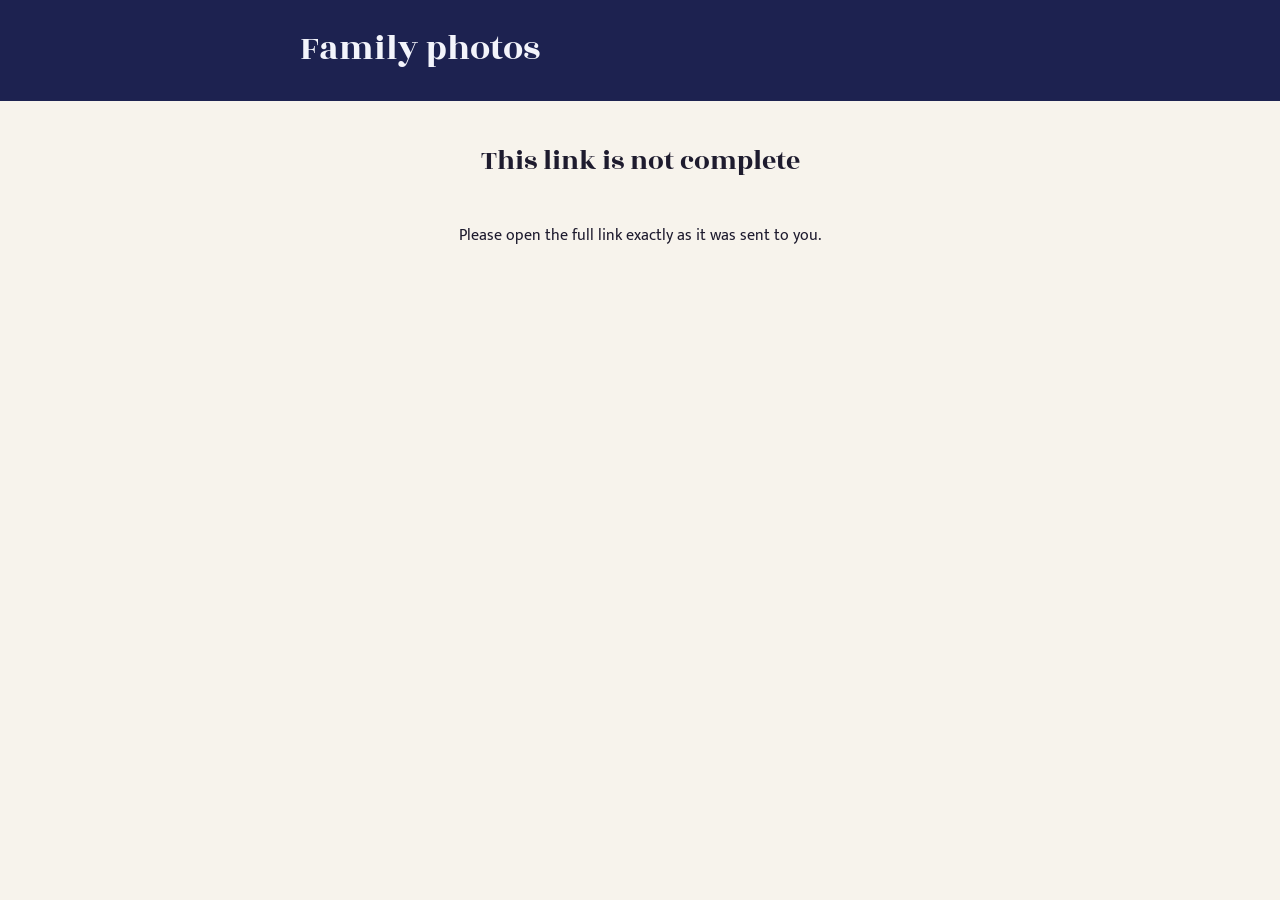
<file: upload.html>
<!doctype html>
<html lang="en">
<meta charset="utf-8">
<meta name="viewport" content="width=device-width,initial-scale=1">
<meta name="robots" content="noindex, nofollow">
<meta name="referrer" content="no-referrer">
<title>Add family photos and details</title>
<link rel="stylesheet" href="https://fonts.googleapis.com/css2?family=Mukta:wght@400;500;600&family=Rozha+One&display=swap">
<style>
/* Customer page: phone first, one column, big tap targets. Same palette as the chart. */
:root{
  --paper:#F7F3EC; --surface:#FFFFFF; --ink:#1E1B2E; --sub:#5F5A73; --rule:#E4DDD0; --blank:#EEE8DD;
  --accent:#C9800A; --accent-ink:#1F1602; --chrome:#1D2250; --chrome-ink:#F3F4FB; --chrome-sub:#B4B9DC;
  --male:#2C7DB6; --female:#CF4C7C; --ok:#2E7D4F; --warn:#B4500F;
  --ui:"Mukta","Segoe UI",system-ui,sans-serif; --display:"Rozha One",Georgia,serif;
}
@media (prefers-color-scheme: dark){ :root:not([data-theme="light"]){
  --paper:#15131F; --surface:#1F1C2E; --ink:#EEEAF6; --sub:#ABA5C0; --rule:#34304A; --blank:#2B2740;
  --accent:#F0B03A; --chrome:#0C0E20; --male:#62B2E8; --female:#F083A9; --ok:#6CC28E; --warn:#F0A060; color-scheme:dark } }
:root[data-theme="dark"]{
  --paper:#15131F; --surface:#1F1C2E; --ink:#EEEAF6; --sub:#ABA5C0; --rule:#34304A; --blank:#2B2740;
  --accent:#F0B03A; --chrome:#0C0E20; --male:#62B2E8; --female:#F083A9; --ok:#6CC28E; --warn:#F0A060; color-scheme:dark }
*{box-sizing:border-box}
html,body{margin:0}
body{background:var(--paper);color:var(--ink);font-family:var(--ui);font-size:16px;line-height:1.45}
button,input{font:inherit;color:inherit}
:focus-visible{outline:2px solid var(--accent);outline-offset:2px}
[hidden]{display:none!important}
header{background:var(--chrome);color:var(--chrome-ink);padding:28px 16px 24px}
header .in,main{max-width:680px;margin:0 auto}
header h1{font-family:var(--display);font-weight:400;font-size:clamp(26px,6vw,36px);line-height:1.15;margin:0 0 8px;text-wrap:balance}
header p{margin:0;color:var(--chrome-sub)}
main{padding:20px 16px 80px;display:flex;flex-direction:column;gap:18px}
.card{background:var(--surface);border:1px solid var(--rule);border-radius:16px;padding:16px;display:flex;flex-direction:column;gap:10px}
.card h2{margin:0;font-size:18px;font-weight:600}
.steps{margin:0;padding-left:20px;display:flex;flex-direction:column;gap:4px}
.hint{color:var(--sub);font-size:14px;margin:0}
.bar{display:flex;flex-direction:column;gap:6px}
.meter{height:10px;border-radius:5px;background:var(--blank);overflow:hidden}
.meter i{display:block;height:100%;background:var(--ok);border-radius:5px;transition:width .3s}
.tools{display:flex;gap:8px;flex-wrap:wrap}
.tools input{flex:1 1 200px;min-width:0;height:44px;border-radius:22px;border:1px solid var(--rule);background:var(--surface);padding:0 16px}
.seg{display:flex;border:1px solid var(--rule);border-radius:22px;overflow:hidden;background:var(--surface)}
.seg button{height:44px;padding:0 14px;border:0;background:none;cursor:pointer;color:var(--sub);font-weight:500}
.seg button[aria-pressed="true"]{background:var(--accent);color:var(--accent-ink)}
ul.people{list-style:none;margin:0;padding:0;display:flex;flex-direction:column;gap:8px}
.p{display:grid;grid-template-columns:56px minmax(0,1fr) auto;gap:12px;align-items:center;background:var(--surface);border:1px solid var(--rule);border-radius:14px;padding:10px 12px}
.av{width:56px;height:56px;border-radius:50%;border:3px solid var(--sub);background:var(--blank);display:grid;place-items:center;overflow:hidden;font-weight:700;color:var(--sub)}
.av.M{border-color:var(--male)} .av.F{border-color:var(--female)}
.av img{width:100%;height:100%;object-fit:cover}
.p b{display:block;font-weight:600;overflow-wrap:anywhere;line-height:1.25}
.p .rel{display:block;color:var(--sub);font-size:14px;overflow-wrap:anywhere}
.st{display:inline-block;font-size:13px;margin-top:2px;font-weight:500}
.st.none{color:var(--warn)} .st.pending{color:var(--accent)} .st.approved{color:var(--ok)}
.btn{min-height:44px;padding:0 16px;border-radius:22px;border:1px solid var(--rule);background:var(--surface);cursor:pointer;font-weight:600;white-space:nowrap}
.btn.primary{background:var(--accent);border-color:var(--accent);color:var(--accent-ink)}
.btn[disabled]{opacity:.45;cursor:not-allowed}
.p{grid-template-columns:56px minmax(0,1fr);align-items:start}
.pd{display:flex;flex-direction:column;gap:2px;min-width:0}
.det{display:flex;flex-wrap:wrap;gap:2px 14px;font-size:14px;color:var(--sub);margin-top:2px}
.det .miss{color:var(--warn);font-weight:500}
.row{display:flex;flex-wrap:wrap;gap:8px;margin-top:8px}
.edit{display:grid;grid-template-columns:1fr 1fr;gap:10px;margin-top:10px;padding:12px;border-radius:12px;background:var(--paper);border:1px solid var(--rule)}
.edit label{display:flex;flex-direction:column;gap:4px;font-size:14px;font-weight:500;min-width:0}
.edit input{height:44px;border-radius:10px;border:1px solid var(--rule);background:var(--surface);padding:0 12px;min-width:0;width:100%}
.edit input:focus{border-color:var(--accent);outline:none}
.edit .err,.edit .row{grid-column:1/-1;margin:0}
.edit .err{color:var(--warn);font-size:14px}
.edit .wide,.edit .fh,.edit .hint{grid-column:1/-1;margin:0}
.edit .fh{font-weight:600}
.edit select{height:44px;border-radius:10px;border:1px solid var(--rule);background:var(--surface);padding:0 10px;min-width:0;width:100%}
.more{padding-top:8px;border-top:1px dashed var(--rule)}
.bf{display:flex;flex-direction:column;gap:6px;min-width:0}
.edit input[type=date]{-webkit-appearance:none;appearance:none;display:block;text-align:left}
.edit input[type=date]::-webkit-date-and-time-value{text-align:left}
.edit label.chk{flex-direction:row;align-items:center;gap:8px;font-weight:400;color:var(--sub);cursor:pointer;min-height:32px}
.edit label.chk input{width:20px;height:20px;margin:0;accent-color:var(--accent)}
.pdfnote{background:var(--surface);border:1px solid var(--rule);border-left:4px solid var(--ok);border-radius:12px;padding:10px 14px;font-size:15px;margin:0}
.pwf{display:flex;gap:8px;max-width:360px;margin:16px auto 0}
.pwf input{flex:1;min-width:0;height:46px;border-radius:23px;border:1px solid var(--rule);background:var(--surface);padding:0 16px;font-size:16px}
.wait{display:block;font-size:14px;color:var(--accent);font-weight:500;margin-top:2px}
@media (max-width:420px){ .p{grid-template-columns:48px minmax(0,1fr)} .av{width:48px;height:48px} .edit{grid-template-columns:1fr} }
.msg{text-align:center;padding:40px 16px}
.msg h1{font-family:var(--display);font-weight:400;font-size:28px;margin:0 0 8px}
#toast{position:fixed;left:50%;bottom:18px;transform:translateX(-50%);z-index:20;background:var(--chrome);color:var(--chrome-ink);padding:10px 18px;border-radius:22px;max-width:calc(100% - 32px);text-align:center;box-shadow:0 6px 20px rgba(0,0,0,.25)}
</style>

<header><div class="in"><h1 id="title">Family photos</h1><p id="sub">Loading your family list…</p></div></header>

<main id="app" hidden>
  <section class="card">
    <h2>How this works</h2>
    <ol class="steps">
      <li>Find each person below and tap <b>Add photo</b>. Pick a clear photo where the face is easy to see. Old photos are welcome.</li>
      <li>Check their birth date and mobile number, and tap <b>Add details</b> or <b>Edit details</b> to fill in or correct them. Changes go onto the family tree straight away.</li>
      <li>Is a name spelled wrong, or someone missing? Tap <b>More</b> to correct the name or add a child, husband or wife. <span id="howNames">We check these before they go on the tree.</span></li>
      <li id="howPhotos">We check every photo before it goes on the family tree.</li>
    </ol>
  </section>


  <section class="bar">
    <strong id="progressText"></strong>
    <div class="meter"><i id="meter" style="width:0"></i></div>
    <span class="hint" id="progressMore"></span>
  </section>

  <p class="pdfnote" id="pdfNote" role="status" hidden></p>

  <div class="tools">
    <input id="q" type="search" placeholder="Find a name" aria-label="Find a person by name" autocomplete="off">
    <div class="seg" role="group" aria-label="Show">
      <button id="fNeed" aria-pressed="true">Missing something</button>
      <button id="fAll" aria-pressed="false">Everyone</button>
    </div>
  </div>

  <ul class="people" id="list"></ul>
  <p class="hint" id="none" hidden style="text-align:center">Nobody here. Try "Everyone" or another spelling.</p>
  <input type="file" id="file" accept="image/*" hidden>
</main>

<main id="msg" class="msg" hidden></main>
<div id="toast" role="status" hidden></div>

<script type="module">
// GitHub Pages cannot send X-Frame-Options: refuse to run inside another site's frame (same-site frames, like the chart preview, are fine)
try { if (window.top !== window.self && window.top.location.origin !== location.origin) throw 0; } catch (e){ document.documentElement.innerHTML = ''; throw new Error('framed by another site'); }

import { SUPABASE_URL, SUPABASE_KEY } from './config.js';
import { makeJpegs } from './js/photo.js';
import { showBirth, readBirth, readMobile, MOBILE_HELP } from './js/details.js';

const $ = id => document.getElementById(id);
const esc = s => String(s == null ? '' : s).replace(/[&<>"']/g, c => ({ '&': '&amp;', '<': '&lt;', '>': '&gt;', '"': '&quot;', "'": '&#39;' }[c]));
function toast(m, ms){ const t = $('toast'); t.textContent = m; t.hidden = false; clearTimeout(toast.t); toast.t = setTimeout(() => { t.hidden = true; }, ms || 3500); }
const rpc = async (fn, body) => (await fetch(SUPABASE_URL + '/rest/v1/rpc/' + fn, { method: 'POST', headers: { apikey: SUPABASE_KEY, 'Content-Type': 'application/json' }, body: JSON.stringify(body) })).json();

const token = location.hash.slice(1).trim().toLowerCase();
let people = [], suggestions = [], need = true, target = null, auto = false;   // auto: this family's changes go on the tree at once
let pdfAuto = false;   // the chart PDF behind the QR rebuilds itself after automatic changes
let open_ = null; // { pid, mode: 'details' | 'more' | 'rename' | 'add_child' | 'add_spouse' | 'remove' } — the one open form
const previews = new Map(), busy = new Set();
// the link's password, when it has one: asked once, kept for this browser tab, sent with every call
let password = (() => { try { return sessionStorage.getItem('ft.pw.' + token) || ''; } catch (e){ return ''; } })();
const remember = v => { password = v; try { sessionStorage.setItem('ft.pw.' + token, v); } catch (e){} };

function stop(title, text){ $('app').hidden = true; $('msg').hidden = false; $('msg').innerHTML = '<h1>' + esc(title) + '</h1><p>' + esc(text) + '</p>'; $('sub').textContent = ''; }

function askPassword(wrong){
  $('app').hidden = true; $('msg').hidden = false; $('sub').textContent = '';
  $('msg').innerHTML = '<h1>Family tree</h1><p>' + (wrong ? 'That password is not right. Please try again.' : 'Enter the password you were given to open this page.') + '</p>' +
    '<form id="pwf" class="pwf"><input id="pw" type="password" autocomplete="current-password" aria-label="Password"><button class="btn primary">Open</button></form>';
  $('pw').focus();
  $('pwf').onsubmit = e => { e.preventDefault(); const v = $('pw').value; if (v){ remember(v); $('msg').innerHTML = '<p>Checking…</p>'; open(); } };
}

async function open(){
  if (!/^[0-9a-f]{48}$/.test(token)) return stop('This link is not complete', 'Please open the full link exactly as it was sent to you.');
  let r;
  try { r = await rpc('share_open', { p_token: token, p_password: password || null }); }
  catch (e){ return stop('Could not connect', 'Please check your internet connection and try again.'); }
  if (r && r.reason === 'password') return askPassword(r.tried);
  if (r && r.reason === 'locked') return stop('Too many tries', 'Please wait 15 minutes and try again.');
  if (!r || !r.ok) return stop(r && r.reason === 'expired' ? 'This link has expired' : r && r.reason === 'off' ? 'This link is switched off' : 'This link is not valid',
    'Please ask us for a new link to add your family photos.');
  $('msg').hidden = true;
  people = r.people; suggestions = r.suggestions || []; auto = !!r.auto; pdfAuto = auto && !!r.pdf_auto;
  $('howNames').textContent = auto ? 'They go on the tree straight away; removals and big name changes are checked by us first.' : 'We check these before they go on the tree.';
  $('howPhotos').textContent = auto ? 'Photos go on the family tree straight away.' : 'We check every photo before it goes on the family tree.';
  const t = (r.title || '').trim();
  $('title').textContent = t ? 'Photos and details for the ' + t + ' tree' : 'Photos and details for your family tree';
  document.title = $('title').textContent;
  $('sub').textContent = people.length + ' people' + (r.expires_at ? ' · this link works until ' + new Date(r.expires_at).toLocaleDateString('en-IN', { day: 'numeric', month: 'long', year: 'numeric' }) : '');
  $('app').hidden = false; render();
}

function relation(p){
  const g = (p.gender || '').toUpperCase()[0];
  if (p.parent) return (g === 'M' ? 'Son of ' : g === 'F' ? 'Daughter of ' : 'Child of ') + p.parent;
  if (p.spouse) return (g === 'F' ? 'Wife of ' : g === 'M' ? 'Husband of ' : 'Spouse of ') + p.spouse;
  return '';
}
const initials = n => { const w = n.split(' ').filter(Boolean); return ((w[0] || '')[0] || '') + (w.length > 1 ? w[w.length - 1][0] : ''); };
const STATUS = { none: 'Photo needed', pending: 'Photo received, we will check it', approved: 'Photo added' };
const missing = p => p.status === 'none' || !p.birth || !p.mobile;
const waitingFor = p => suggestions.filter(s => s.pid === p.pid).map(s => s.kind === 'rename' ? 'name change to “' + s.name + '”' : s.kind === 'add_child' ? 'new child “' + s.name + '”' : s.kind === 'add_spouse' ? 'new husband/wife “' + s.name + '”' : 'removal from the list');

// Birth date: the phone's own calendar for a full date, or a year box when only the year is known
// (many elders have only a year, stored as 1944). Saved as 1970-05-27 or 1970, as before.
const today = () => { const d = new Date(); return d.getFullYear() + '-' + String(d.getMonth() + 1).padStart(2, '0') + '-' + String(d.getDate()).padStart(2, '0'); };
function birthField(b, optional){
  const full = /^\d{4}-\d\d-\d\d$/.test(b || ''), yearOnly = !!b && !full;
  return '<div class="bf"><label data-m="d"' + (yearOnly ? ' hidden' : '') + '>Birth date' + (optional ? ' (optional)' : '') +
      '<input name="birth_d" type="date" min="1800-01-01" max="' + today() + '" value="' + (full ? esc(b) : '') + '"></label>' +
    '<label data-m="y"' + (yearOnly ? '' : ' hidden') + '>Birth year' + (optional ? ' (optional)' : '') +
      '<input name="birth_y" inputmode="numeric" maxlength="4" autocomplete="off" placeholder="1944" value="' + (yearOnly ? esc(b) : '') + '"></label>' +
    '<label class="chk"><input type="checkbox" name="only_year"' + (yearOnly ? ' checked' : '') + '> I only know the year</label></div>';
}
// '' when empty, the stored form when valid, null when not (a half-typed date counts as not valid)
function readBirthField(form){
  const y = form.querySelector('[name=only_year]'); if (!y) return '';
  if (y.checked) return readBirth(form.birth_y.value);
  return form.birth_d.validity.badInput ? null : readBirth(form.birth_d.value);
}
const BIRTH_PICK = 'Pick the birth date from the calendar, or tick "I only know the year" and write the year. It cannot be in the future.';

function detailsForm(p){
  return '<form class="edit" data-form="details" data-pid="' + esc(p.pid) + '">' + birthField(p.birth, false) +
    '<label>Mobile<input name="mobile" type="tel" inputmode="tel" autocomplete="off" placeholder="98765 43210" value="' + esc(p.mobile) + '"></label>' +
    '<p class="err" hidden></p><div class="row"><button class="btn primary" type="submit">Save</button><button class="btn" type="button" data-act="cancel">Cancel</button></div></form>';
}
function suggestForm(p, mode){
  const first = p.name.split(' ')[0], g = (p.gender || '').toUpperCase()[0];
  const head = { rename: 'Correct the name of ' + first, add_child: 'Add a child of ' + first, add_spouse: 'Add ' + (g === 'M' ? 'the wife' : g === 'F' ? 'the husband' : 'the husband or wife') + ' of ' + first, remove: first + ' should not be on this list' }[mode];
  const sex = mode === 'add_spouse' ? (g === 'M' ? 'F' : g === 'F' ? 'M' : '') : '';
  const fields = mode === 'remove' ? '<label class="wide">Why? (optional)<input name="note" maxlength="300" autocomplete="off" placeholder="For example: added twice, or not part of this family"></label>'
    : '<label class="wide">Full name<input name="name" maxlength="120" autocomplete="off" value="' + (mode === 'rename' ? esc(p.name) : '') + '"></label>' +
      (mode === 'rename' ? '' : '<label>Male or female<select name="gender"><option value="M"' + (sex === 'M' ? ' selected' : '') + '>Male</option><option value="F"' + (sex === 'F' ? ' selected' : '') + '>Female</option><option value=""' + (sex ? '' : ' selected') + '>Prefer not to say</option></select></label>' +
        birthField('', true) +
        '<label class="wide">Mobile (optional)<input name="mobile" type="tel" inputmode="tel" autocomplete="off"></label>');
  return '<form class="edit" data-form="' + mode + '" data-pid="' + esc(p.pid) + '"><p class="fh wide">' + esc(head) + '</p>' + fields +
    '<p class="hint wide">' + (auto && mode !== 'remove' ? 'This goes on the family tree straight away (big name changes are checked by us first).' : 'We check this before it goes on the family tree.') + '</p>' +
    '<p class="err" hidden></p><div class="row"><button class="btn primary" type="submit">Send</button><button class="btn" type="button" data-act="cancel">Cancel</button></div></form>';
}

function render(){
  const done = people.filter(p => p.status !== 'none').length, noBirth = people.filter(p => !p.birth).length, noMob = people.filter(p => !p.mobile).length;
  $('progressText').textContent = done + ' of ' + people.length + ' people have a photo';
  $('progressMore').textContent = noBirth + ' birth date' + (noBirth === 1 ? '' : 's') + ' and ' + noMob + ' mobile number' + (noMob === 1 ? '' : 's') + ' still missing';
  $('meter').style.width = (people.length ? 100 * done / people.length : 0) + '%';
  const q = $('q').value.trim().toLowerCase();
  const shown = people.filter(p => (!need || missing(p) || previews.has(p.pid) || (open_ && open_.pid === p.pid)) && (!q || p.name.toLowerCase().includes(q)));
  $('none').hidden = shown.length > 0;
  $('list').innerHTML = shown.map(p => {
    const g = (p.gender || '').toUpperCase()[0] || '', pv = previews.get(p.pid), b = busy.has(p.pid), off = b ? ' disabled' : '', mine = open_ && open_.pid === p.pid ? open_.mode : null;
    const det = (p.birth ? '<span>Born ' + esc(showBirth(p.birth)) + '</span>' : '<span class="miss">Birth date missing</span>') +
                (p.mobile ? '<span>Mobile ' + esc(p.mobile) + '</span>' : '<span class="miss">Mobile missing</span>');
    const wait = waitingFor(p);
    const buttons = '<div class="row"><button class="btn' + (p.status === 'none' ? ' primary' : '') + '" data-act="photo" data-pid="' + esc(p.pid) + '"' + off + '>' + (p.status === 'none' ? 'Add photo' : 'Send another photo') + '</button>' +
      '<button class="btn" data-act="details" data-pid="' + esc(p.pid) + '"' + off + '>' + (p.birth && p.mobile ? 'Edit details' : 'Add details') + '</button>' +
      '<button class="btn" data-act="more" data-pid="' + esc(p.pid) + '"' + off + ' aria-expanded="' + (mine === 'more') + '">More</button></div>';
    const more = '<div class="row more"><button class="btn" data-act="rename" data-pid="' + esc(p.pid) + '">Correct the name</button><button class="btn" data-act="add_child" data-pid="' + esc(p.pid) + '">Add a child</button>' +
      '<button class="btn" data-act="add_spouse" data-pid="' + esc(p.pid) + '">Add husband/wife</button><button class="btn" data-act="remove" data-pid="' + esc(p.pid) + '">Should not be here</button></div>';
    return '<li class="p"><div class="av ' + g + '">' + (pv ? '<img alt="" src="' + pv + '">' : esc(initials(p.name))) + '</div>' +
      '<div class="pd"><b>' + esc(p.name) + '</b><span class="rel">' + esc(relation(p)) + '</span>' +
        '<span class="st ' + p.status + '">' + (b ? 'Sending…' : STATUS[p.status]) + '</span>' +
        '<span class="det">' + det + '</span>' +
        (wait.length ? '<span class="wait">Waiting for approval: ' + esc(wait.join(', ')) + '</span>' : '') +
        (mine === 'details' ? detailsForm(p) : mine && mine !== 'more' ? suggestForm(p, mine) : buttons + (mine === 'more' ? more : '')) +
      '</div></li>';
  }).join('');
}

// After a change that went on at once: when a chart PDF rebuilds itself, say when it will show there, and keep a
// line on the page (toasts vanish). The rebuild runs about 10 minutes after the last change, checked every 5.
function pdfSoon(){
  if (!pdfAuto) return '';
  $('pdfNote').textContent = 'Your changes will show in the family tree PDF in about 15 minutes. If you keep making changes, it updates about 15 minutes after the last one.';
  $('pdfNote').hidden = false;
  return ' It will show in the family tree PDF in about 15 minutes.';
}

async function send(p, file){
  busy.add(p.pid); render();
  try {
    const j = await makeJpegs(file);
    const fd = new FormData();
    fd.append('token', token); fd.append('pid', p.pid); fd.append('password', password);
    fd.append('photo', j.main, 'photo.jpg'); fd.append('print', j.print, 'print.jpg'); fd.append('thumb', j.thumb, 'thumb.jpg');
    const res = await fetch(SUPABASE_URL + '/functions/v1/share-upload', { method: 'POST', headers: { apikey: SUPABASE_KEY }, body: fd });
    const r = await res.json().catch(() => ({}));
    if (!res.ok || !r.ok) throw new Error(r.error || 'The photo could not be sent. Please try again.');
    previews.set(p.pid, j.preview);
    if (r.applied){ p.status = 'approved'; toast('Thank you! The photo of ' + p.name.split(' ')[0] + ' is on the family tree now.' + pdfSoon(), pdfAuto ? 7000 : 3500); }
    else { if (p.status !== 'approved') p.status = 'pending'; toast('Thank you! Photo of ' + p.name.split(' ')[0] + ' received. We will check it' + (r.review === 'small' ? ', because it is quite small' : '') + '.', 6000); }
  } catch (e){ toast(e.message || String(e), 7000); }
  busy.delete(p.pid); render();
}

async function submit(form){
  const p = people.find(x => x.pid === form.dataset.pid), mode = form.dataset.form, err = form.querySelector('.err');
  const say = t => { err.textContent = t; err.hidden = false; }, btn = form.querySelector('[type=submit]');
  const birth = readBirthField(form), mobile = form.mobile ? readMobile(form.mobile.value) : '';
  if (birth === null) return say(BIRTH_PICK);
  if (mobile === null) return say(MOBILE_HELP);
  if (form.name && !form.name.value.trim()) return say('Please write the full name.');
  btn.disabled = true;
  try {
    if (mode === 'details'){
      const r = await rpc('share_update_person', { p_token: token, p_pid: p.pid, p_birth: birth, p_mobile: mobile, p_password: password || null });
      if (!r || !r.ok) throw new Error((r && r.error) || 'Could not save. Please try again.');
      p.birth = r.birth; p.mobile = r.mobile; open_ = null; render();
      toast('Saved for ' + p.name.split(' ')[0] + '. It is on the family tree now.' + pdfSoon(), pdfAuto ? 7000 : 3500);
    } else {
      const name = form.name ? form.name.value.trim() : '';
      const r = await rpc('share_suggest', { p_token: token, p_kind: mode, p_pid: p.pid, p_name: name, p_gender: form.gender ? form.gender.value : '', p_birth: birth, p_mobile: mobile, p_note: form.note ? form.note.value.trim() : '', p_password: password || null });
      if (!r || !r.ok) throw new Error((r && r.error) || 'Could not send. Please try again.');
      open_ = null;
      if (r.applied){ await open(); toast('Done! It is on the family tree now.' + pdfSoon(), pdfAuto ? 7000 : 3500); }   // reload the list to show the new name or person
      else { suggestions.push({ kind: mode, pid: p.pid, name }); render(); toast('Thank you! We will check it before it goes on the family tree.', 6000); }
    }
  } catch (e){ say(e.message); btn.disabled = false; }
}

$('list').onclick = e => {
  const b = e.target.closest('button[data-act]'); if (!b || b.disabled) return;
  const act = b.dataset.act, pid = b.dataset.pid;
  if (act === 'photo'){ target = people.find(p => p.pid === pid); $('file').click(); return; }
  if (act === 'cancel'){ open_ = null; render(); return; }
  open_ = act === 'more' && open_ && open_.pid === pid && open_.mode === 'more' ? null : { pid, mode: act };
  render(); const i = document.querySelector('form.edit input'); if (i) i.focus();
};
$('list').onsubmit = e => { e.preventDefault(); submit(e.target); };
$('list').onchange = e => {
  if (e.target.name !== 'only_year') return;
  const f = e.target.form, y = e.target.checked;
  if (y && f.birth_d.value && !f.birth_y.value) f.birth_y.value = f.birth_d.value.slice(0, 4);   // keep the year already picked
  f.querySelector('[data-m=d]').hidden = y; f.querySelector('[data-m=y]').hidden = !y;
};
$('file').onchange = e => { const f = e.target.files[0]; e.target.value = ''; if (f && target) send(target, f); };
$('q').oninput = render;
$('fNeed').onclick = () => { need = true; $('fNeed').setAttribute('aria-pressed', 'true'); $('fAll').setAttribute('aria-pressed', 'false'); render(); };
$('fAll').onclick = () => { need = false; $('fAll').setAttribute('aria-pressed', 'true'); $('fNeed').setAttribute('aria-pressed', 'false'); render(); };
open();
</script>
</html>
</file>
<file: site.css>
/* Public site. Same family as the chart and admin: navy chrome, amber accent, Rozha One + Mukta. */
:root{
  --paper:#F7F3EC; --paper2:#EFE8DC; --surface:#FFFFFF; --ink:#1E1B2E; --sub:#5F5A73; --rule:#E2DACB;
  --navy:#1D2250; --navy-ink:#F3F4FB; --navy-sub:#B4B9DC;
  --accent:#C9800A; --accent-hi:#E09A1F; --accent-ink:#1F1602;
  --male:#2C7DB6; --female:#CF4C7C; --ok:#2E7D4F; --err:#B3261E;
  --ui:"Mukta","Segoe UI",system-ui,sans-serif; --display:"Rozha One",Georgia,serif;
  --wrap:1120px;
}
@media (prefers-color-scheme: dark){ :root:not([data-theme="light"]){
  --paper:#15131F; --paper2:#1B1828; --surface:#211E31; --ink:#EEEAF6; --sub:#ABA5C0; --rule:#34304A;
  --navy:#0C0E20; --accent:#F0B03A; --accent-hi:#F5C25E; --male:#62B2E8; --female:#F083A9; --ok:#6CC28E; --err:#F2867E; color-scheme:dark } }
:root[data-theme="dark"]{
  --paper:#15131F; --paper2:#1B1828; --surface:#211E31; --ink:#EEEAF6; --sub:#ABA5C0; --rule:#34304A;
  --navy:#0C0E20; --accent:#F0B03A; --accent-hi:#F5C25E; --male:#62B2E8; --female:#F083A9; --ok:#6CC28E; --err:#F2867E; color-scheme:dark }

*{box-sizing:border-box}
html{scroll-behavior:smooth;scroll-padding-top:72px}
@media (prefers-reduced-motion:reduce){ html{scroll-behavior:auto} *{transition:none!important} }
body{margin:0;background:var(--paper);color:var(--ink);font-family:var(--ui);font-size:17px;line-height:1.55;-webkit-font-smoothing:antialiased}
img,svg,iframe{display:block;max-width:100%}
a{color:inherit}
button,input,select,textarea{font:inherit;color:inherit}
:focus-visible{outline:2px solid var(--accent);outline-offset:3px}
[hidden]{display:none!important}
.wrap{max-width:var(--wrap);margin:0 auto;padding-inline:16px}
h1,h2,h3{font-family:var(--display);font-weight:400;line-height:1.12;margin:0;text-wrap:balance}
h2{font-size:clamp(28px,4.2vw,42px)}
h3{font-size:22px}
p{margin:0}
.lede{font-size:clamp(18px,2.2vw,21px);color:var(--sub);max-width:36em}
.eyebrow{font-size:13px;letter-spacing:.12em;text-transform:uppercase;font-weight:600;color:var(--accent)}

/* header */
.top{position:sticky;top:0;z-index:20;background:color-mix(in srgb,var(--navy) 94%,transparent);backdrop-filter:blur(8px);color:var(--navy-ink)}
.top .wrap{display:flex;align-items:center;gap:20px;height:60px}
.logo{font-family:var(--display);font-size:22px;text-decoration:none;display:flex;align-items:center;gap:10px;margin-right:auto;white-space:nowrap}
.logo svg{width:28px;height:28px;flex:none}
.nav{display:flex;gap:22px;font-size:15px}
.nav a{text-decoration:none;color:var(--navy-sub)} .nav a:hover{color:var(--navy-ink)}
@media (max-width:760px){ .nav{display:none} }

.btn{display:inline-flex;align-items:center;justify-content:center;gap:8px;min-height:46px;padding:0 22px;border-radius:23px;border:1px solid var(--rule);background:var(--surface);color:var(--ink);font-weight:600;text-decoration:none;cursor:pointer;white-space:nowrap;transition:background .15s,border-color .15s}
.btn:hover{border-color:var(--sub)}
.btn.primary{background:var(--accent);border-color:var(--accent);color:var(--accent-ink)}
.btn.primary:hover{background:var(--accent-hi);border-color:var(--accent-hi)}
.btn.small{min-height:38px;padding:0 16px;font-size:15px}
.btn.ghost{background:transparent;color:inherit;border-color:currentColor}
.top .btn.ghost{border-color:rgba(255,255,255,.35)}
.btn[disabled]{opacity:.55;cursor:wait}

/* hero */
.hero{background:var(--navy);color:var(--navy-ink);overflow:hidden;position:relative}
.hero .wrap{display:grid;grid-template-columns:minmax(0,1fr) minmax(0,1.05fr);gap:48px;align-items:center;padding-block:64px 72px}
.hero h1{font-size:clamp(38px,6vw,64px);margin-bottom:18px}
.hero h1 em{font-style:normal;color:var(--accent-hi)}
.hero .lede{color:var(--navy-sub);margin-bottom:28px}
.hero .acts{display:flex;flex-wrap:wrap;gap:12px}
.hero .facts{display:flex;flex-wrap:wrap;gap:8px 22px;margin-top:28px;color:var(--navy-sub);font-size:15px;list-style:none;padding:0}
.hero .facts li::before{content:"";display:inline-block;width:7px;height:7px;border-radius:50%;background:var(--accent-hi);margin-right:8px;vertical-align:middle}
.rings{position:absolute;right:-180px;top:50%;width:760px;height:760px;transform:translateY(-50%);opacity:.12;pointer-events:none}
@media (max-width:900px){ .hero .wrap{grid-template-columns:1fr;padding-block:44px 52px} .rings{right:-320px} }

/* framed chart: a print on the wall; a cover stops the canvas from trapping page scroll until asked */
.frame{position:relative;border-radius:18px;background:var(--surface);padding:10px;box-shadow:0 30px 60px rgba(0,0,0,.35),0 0 0 1px rgba(255,255,255,.08)}
.frame iframe{width:100%;height:100%;border:0;border-radius:10px;background:#F4F5F9}
.hero .sample{margin:0;display:flex;flex-direction:column;gap:14px}
.hero .frame{aspect-ratio:1/1;width:100%;max-width:560px;align-self:center}
.hero figcaption{color:var(--navy-sub);font-size:14px;max-width:560px;align-self:center}
.hero figcaption a{color:var(--navy-ink)}
.cover{position:absolute;inset:10px;border-radius:10px;border:0;background:linear-gradient(180deg,transparent 55%,rgba(13,15,40,.55));display:flex;align-items:flex-end;justify-content:center;padding:20px;cursor:pointer;color:#fff}
.cover span{background:rgba(13,15,40,.8);padding:8px 16px;border-radius:20px;font-weight:600;font-size:15px}
.frame.live .cover{display:none}

/* sections */
section{padding-block:80px}
section.alt{background:var(--paper2)}
.head{display:flex;flex-direction:column;gap:12px;margin-bottom:40px;max-width:720px}
.steps{display:grid;grid-template-columns:repeat(auto-fit,minmax(min(240px,100%),1fr));gap:20px;list-style:none;margin:0;padding:0;counter-reset:s}
.steps li{background:var(--surface);border:1px solid var(--rule);border-radius:18px;padding:24px;display:flex;flex-direction:column;gap:10px;counter-increment:s}
.steps li::before{content:counter(s);font-family:var(--display);font-size:34px;line-height:1;color:var(--accent)}
.steps p,.feat p{color:var(--sub)}
.feats{display:grid;grid-template-columns:repeat(auto-fit,minmax(min(300px,100%),1fr));gap:28px 36px}
.feat{display:grid;grid-template-columns:44px 1fr;gap:4px 16px;align-items:start}
.feat svg{grid-row:span 2;width:44px;height:44px;color:var(--accent)}
.feat h3{font-family:var(--ui);font-weight:600;font-size:19px;line-height:1.3}

.split{display:grid;grid-template-columns:minmax(0,1fr) minmax(0,1fr);gap:48px;align-items:center}
@media (max-width:860px){ .split{grid-template-columns:1fr;gap:28px} }
.paper{background:var(--surface);border:1px solid var(--rule);border-radius:18px;padding:28px;display:flex;flex-direction:column;gap:14px}
.check{list-style:none;margin:0;padding:0;display:flex;flex-direction:column;gap:10px}
.check li{padding-left:30px;position:relative}
.check li::before{content:"";position:absolute;left:4px;top:.45em;width:14px;height:8px;border-left:2.5px solid var(--ok);border-bottom:2.5px solid var(--ok);transform:rotate(-45deg)}

details{border-bottom:1px solid var(--rule);padding:18px 0}
details summary{cursor:pointer;font-weight:600;font-size:18px;list-style:none;display:flex;justify-content:space-between;gap:16px}
details summary::-webkit-details-marker{display:none}
details summary::after{content:"+";font-size:24px;line-height:1;color:var(--accent);transition:transform .2s}
details[open] summary::after{transform:rotate(45deg)}
details p{margin-top:10px;color:var(--sub);max-width:52em}

/* enquiry */
.enquire{background:var(--navy);color:var(--navy-ink)}
.enquire .lede{color:var(--navy-sub)}
.form{background:var(--surface);color:var(--ink);border-radius:20px;padding:28px;display:grid;grid-template-columns:1fr 1fr;gap:16px;box-shadow:0 30px 60px rgba(0,0,0,.3)}
.form .wide{grid-column:1/-1}
@media (max-width:600px){ .form{grid-template-columns:1fr;padding:20px} }
.f{display:flex;flex-direction:column;gap:6px;font-size:15px;font-weight:500}
.f small{font-weight:400;color:var(--sub)}
.field{width:100%;min-height:48px;border-radius:12px;border:1px solid var(--rule);background:var(--paper);padding:10px 14px;color:var(--ink)}
textarea.field{min-height:110px;resize:vertical}
.field:focus{border-color:var(--accent);outline:none;box-shadow:0 0 0 3px color-mix(in srgb,var(--accent) 25%,transparent)}
.agree{display:flex;gap:12px;align-items:flex-start;font-size:15px;color:var(--sub)}
.agree input{width:22px;height:22px;flex:none;margin-top:2px;accent-color:var(--accent)}
.hp{position:absolute;left:-9999px;width:1px;height:1px;overflow:hidden}
.msg{grid-column:1/-1;margin:0;font-weight:500}
.msg.err{color:var(--err)}
.done{background:var(--surface);color:var(--ink);border-radius:20px;padding:40px 28px;text-align:center;display:flex;flex-direction:column;gap:10px;align-items:center}
.done h3{font-size:30px}
.done .lede{color:var(--sub)}

/* footer + legal pages */
footer{background:var(--navy);color:var(--navy-sub);font-size:15px;border-top:1px solid rgba(255,255,255,.08)}
footer .wrap{display:flex;flex-wrap:wrap;gap:12px 28px;align-items:center;padding-block:28px}
footer a{color:var(--navy-sub)} footer a:hover{color:var(--navy-ink)}
footer .logo{font-size:18px;color:var(--navy-ink)}
.legal{padding-block:56px 80px}
.legal .wrap{max-width:780px;display:flex;flex-direction:column;gap:18px}
.legal h1{font-size:clamp(34px,5vw,48px)}
.legal h2{font-size:26px;margin-top:20px}
.legal ul{margin:0;padding-left:22px;display:flex;flex-direction:column;gap:6px}
.legal p,.legal li{color:var(--sub)}
.todo{background:color-mix(in srgb,var(--accent) 22%,transparent);border-radius:4px;padding:0 4px;color:var(--ink)}
.note{border-left:4px solid var(--accent);background:var(--surface);padding:14px 18px;border-radius:0 12px 12px 0}
</file>
